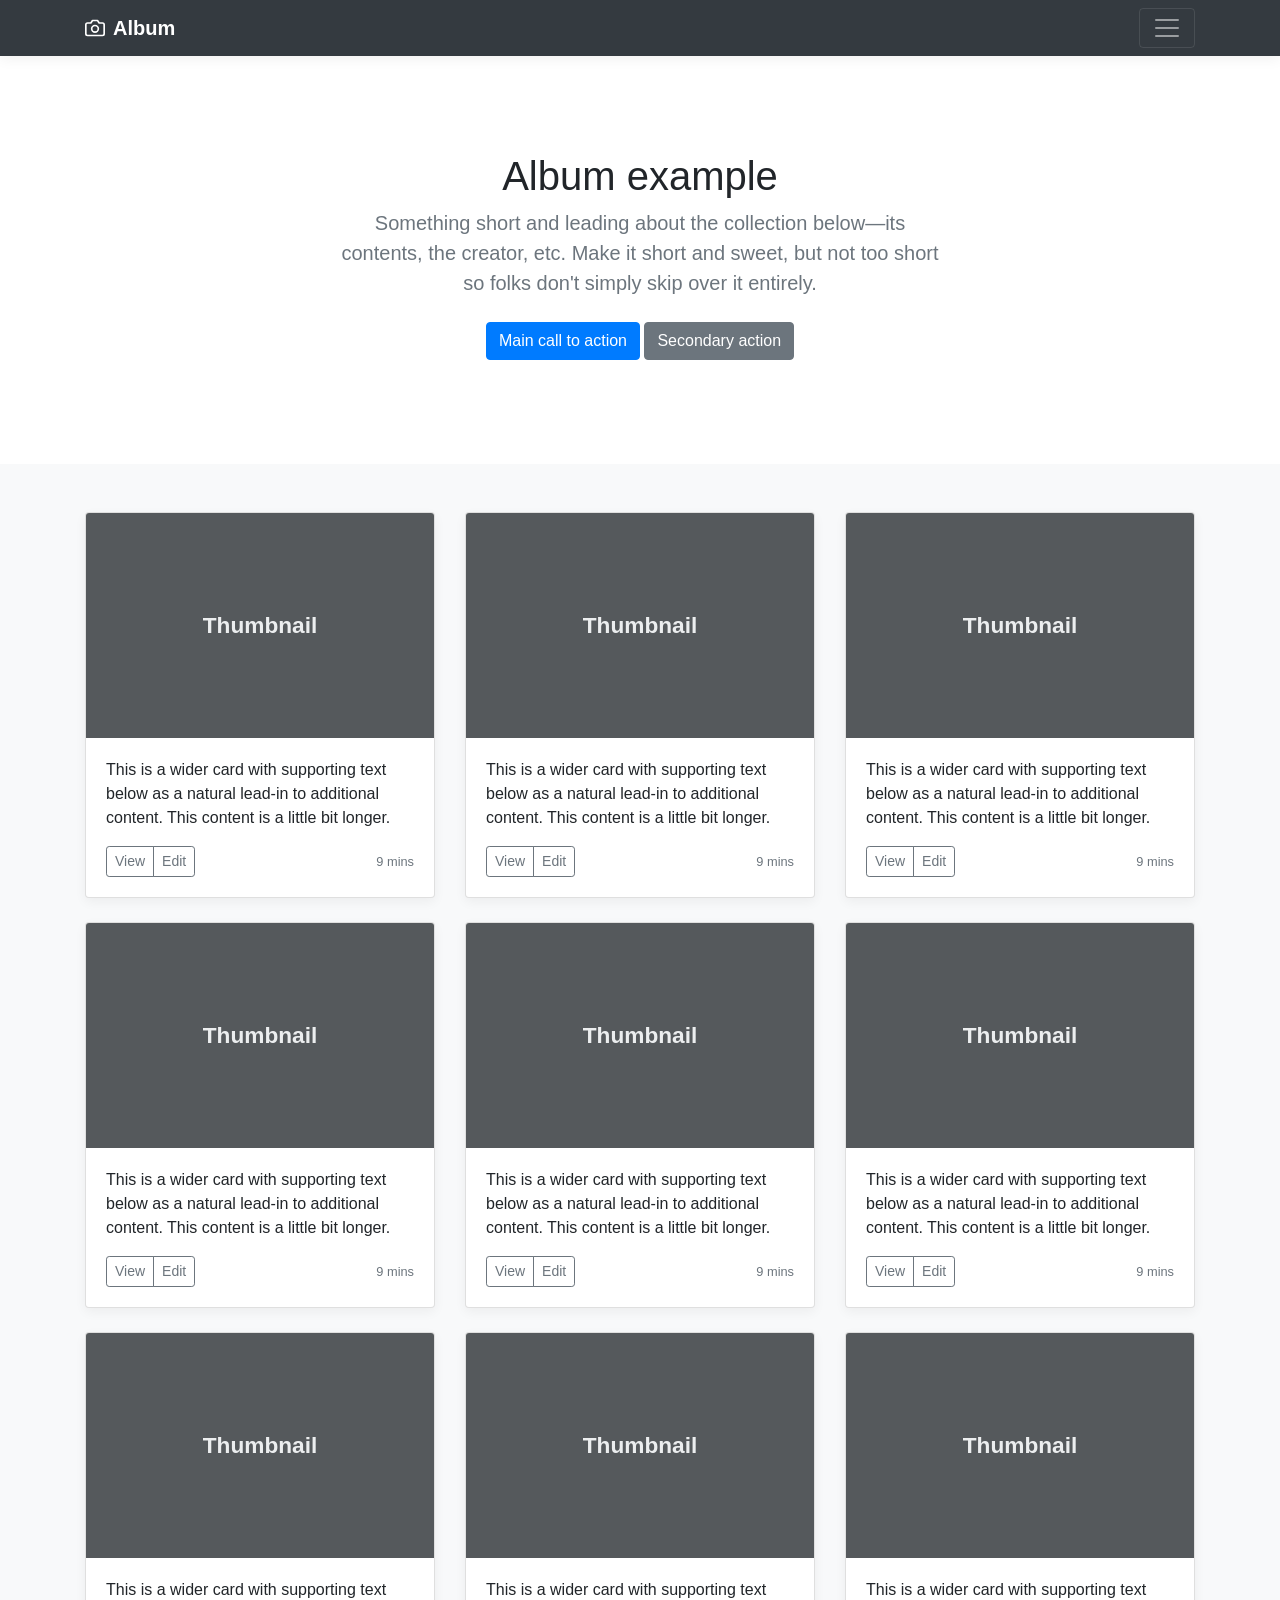
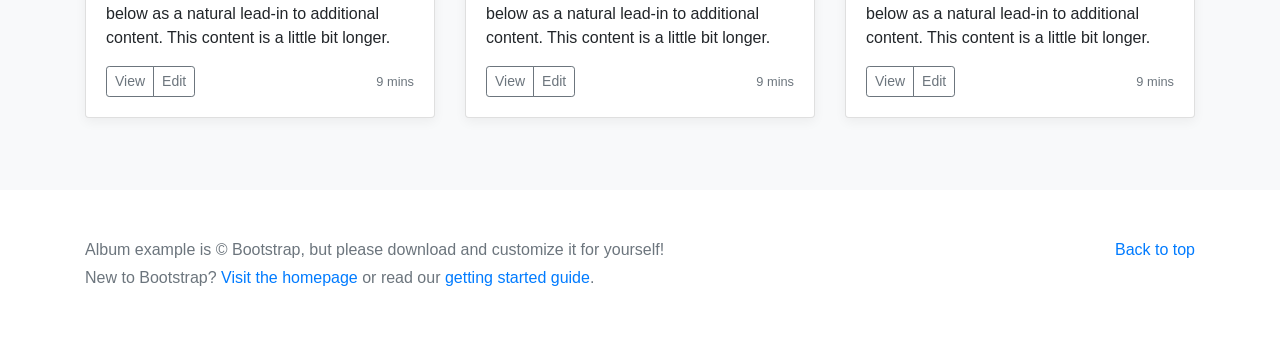
<file: Packages/bootstrap-4.1.1/docs/4.1/examples/album/index.html>
<!doctype html>
<html lang="en">
  <head>
    <meta charset="utf-8">
    <meta name="viewport" content="width=device-width, initial-scale=1, shrink-to-fit=no">
    <meta name="description" content="">
    <meta name="author" content="">
    <link rel="icon" href="../../../../favicon.ico">

    <title>Album example for Bootstrap</title>

    <!-- Bootstrap core CSS -->
    <link href="../../../../dist/css/bootstrap.min.css" rel="stylesheet">

    <!-- Custom styles for this template -->
    <link href="album.css" rel="stylesheet">
  </head>

  <body>

    <header>
      <div class="collapse bg-dark" id="navbarHeader">
        <div class="container">
          <div class="row">
            <div class="col-sm-8 col-md-7 py-4">
              <h4 class="text-white">About</h4>
              <p class="text-muted">Add some information about the album below, the author, or any other background context. Make it a few sentences long so folks can pick up some informative tidbits. Then, link them off to some social networking sites or contact information.</p>
            </div>
            <div class="col-sm-4 offset-md-1 py-4">
              <h4 class="text-white">Contact</h4>
              <ul class="list-unstyled">
                <li><a href="#" class="text-white">Follow on Twitter</a></li>
                <li><a href="#" class="text-white">Like on Facebook</a></li>
                <li><a href="#" class="text-white">Email me</a></li>
              </ul>
            </div>
          </div>
        </div>
      </div>
      <div class="navbar navbar-dark bg-dark box-shadow">
        <div class="container d-flex justify-content-between">
          <a href="#" class="navbar-brand d-flex align-items-center">
            <svg xmlns="http://www.w3.org/2000/svg" width="20" height="20" viewBox="0 0 24 24" fill="none" stroke="currentColor" stroke-width="2" stroke-linecap="round" stroke-linejoin="round" class="mr-2"><path d="M23 19a2 2 0 0 1-2 2H3a2 2 0 0 1-2-2V8a2 2 0 0 1 2-2h4l2-3h6l2 3h4a2 2 0 0 1 2 2z"></path><circle cx="12" cy="13" r="4"></circle></svg>
            <strong>Album</strong>
          </a>
          <button class="navbar-toggler" type="button" data-toggle="collapse" data-target="#navbarHeader" aria-controls="navbarHeader" aria-expanded="false" aria-label="Toggle navigation">
            <span class="navbar-toggler-icon"></span>
          </button>
        </div>
      </div>
    </header>

    <main role="main">

      <section class="jumbotron text-center">
        <div class="container">
          <h1 class="jumbotron-heading">Album example</h1>
          <p class="lead text-muted">Something short and leading about the collection below—its contents, the creator, etc. Make it short and sweet, but not too short so folks don't simply skip over it entirely.</p>
          <p>
            <a href="#" class="btn btn-primary my-2">Main call to action</a>
            <a href="#" class="btn btn-secondary my-2">Secondary action</a>
          </p>
        </div>
      </section>

      <div class="album py-5 bg-light">
        <div class="container">

          <div class="row">
            <div class="col-md-4">
              <div class="card mb-4 box-shadow">
                <img class="card-img-top" data-src="holder.js/100px225?theme=thumb&bg=55595c&fg=eceeef&text=Thumbnail" alt="Card image cap">
                <div class="card-body">
                  <p class="card-text">This is a wider card with supporting text below as a natural lead-in to additional content. This content is a little bit longer.</p>
                  <div class="d-flex justify-content-between align-items-center">
                    <div class="btn-group">
                      <button type="button" class="btn btn-sm btn-outline-secondary">View</button>
                      <button type="button" class="btn btn-sm btn-outline-secondary">Edit</button>
                    </div>
                    <small class="text-muted">9 mins</small>
                  </div>
                </div>
              </div>
            </div>
            <div class="col-md-4">
              <div class="card mb-4 box-shadow">
                <img class="card-img-top" data-src="holder.js/100px225?theme=thumb&bg=55595c&fg=eceeef&text=Thumbnail" alt="Card image cap">
                <div class="card-body">
                  <p class="card-text">This is a wider card with supporting text below as a natural lead-in to additional content. This content is a little bit longer.</p>
                  <div class="d-flex justify-content-between align-items-center">
                    <div class="btn-group">
                      <button type="button" class="btn btn-sm btn-outline-secondary">View</button>
                      <button type="button" class="btn btn-sm btn-outline-secondary">Edit</button>
                    </div>
                    <small class="text-muted">9 mins</small>
                  </div>
                </div>
              </div>
            </div>
            <div class="col-md-4">
              <div class="card mb-4 box-shadow">
                <img class="card-img-top" data-src="holder.js/100px225?theme=thumb&bg=55595c&fg=eceeef&text=Thumbnail" alt="Card image cap">
                <div class="card-body">
                  <p class="card-text">This is a wider card with supporting text below as a natural lead-in to additional content. This content is a little bit longer.</p>
                  <div class="d-flex justify-content-between align-items-center">
                    <div class="btn-group">
                      <button type="button" class="btn btn-sm btn-outline-secondary">View</button>
                      <button type="button" class="btn btn-sm btn-outline-secondary">Edit</button>
                    </div>
                    <small class="text-muted">9 mins</small>
                  </div>
                </div>
              </div>
            </div>

            <div class="col-md-4">
              <div class="card mb-4 box-shadow">
                <img class="card-img-top" data-src="holder.js/100px225?theme=thumb&bg=55595c&fg=eceeef&text=Thumbnail" alt="Card image cap">
                <div class="card-body">
                  <p class="card-text">This is a wider card with supporting text below as a natural lead-in to additional content. This content is a little bit longer.</p>
                  <div class="d-flex justify-content-between align-items-center">
                    <div class="btn-group">
                      <button type="button" class="btn btn-sm btn-outline-secondary">View</button>
                      <button type="button" class="btn btn-sm btn-outline-secondary">Edit</button>
                    </div>
                    <small class="text-muted">9 mins</small>
                  </div>
                </div>
              </div>
            </div>
            <div class="col-md-4">
              <div class="card mb-4 box-shadow">
                <img class="card-img-top" data-src="holder.js/100px225?theme=thumb&bg=55595c&fg=eceeef&text=Thumbnail" alt="Card image cap">
                <div class="card-body">
                  <p class="card-text">This is a wider card with supporting text below as a natural lead-in to additional content. This content is a little bit longer.</p>
                  <div class="d-flex justify-content-between align-items-center">
                    <div class="btn-group">
                      <button type="button" class="btn btn-sm btn-outline-secondary">View</button>
                      <button type="button" class="btn btn-sm btn-outline-secondary">Edit</button>
                    </div>
                    <small class="text-muted">9 mins</small>
                  </div>
                </div>
              </div>
            </div>
            <div class="col-md-4">
              <div class="card mb-4 box-shadow">
                <img class="card-img-top" data-src="holder.js/100px225?theme=thumb&bg=55595c&fg=eceeef&text=Thumbnail" alt="Card image cap">
                <div class="card-body">
                  <p class="card-text">This is a wider card with supporting text below as a natural lead-in to additional content. This content is a little bit longer.</p>
                  <div class="d-flex justify-content-between align-items-center">
                    <div class="btn-group">
                      <button type="button" class="btn btn-sm btn-outline-secondary">View</button>
                      <button type="button" class="btn btn-sm btn-outline-secondary">Edit</button>
                    </div>
                    <small class="text-muted">9 mins</small>
                  </div>
                </div>
              </div>
            </div>

            <div class="col-md-4">
              <div class="card mb-4 box-shadow">
                <img class="card-img-top" data-src="holder.js/100px225?theme=thumb&bg=55595c&fg=eceeef&text=Thumbnail" alt="Card image cap">
                <div class="card-body">
                  <p class="card-text">This is a wider card with supporting text below as a natural lead-in to additional content. This content is a little bit longer.</p>
                  <div class="d-flex justify-content-between align-items-center">
                    <div class="btn-group">
                      <button type="button" class="btn btn-sm btn-outline-secondary">View</button>
                      <button type="button" class="btn btn-sm btn-outline-secondary">Edit</button>
                    </div>
                    <small class="text-muted">9 mins</small>
                  </div>
                </div>
              </div>
            </div>
            <div class="col-md-4">
              <div class="card mb-4 box-shadow">
                <img class="card-img-top" data-src="holder.js/100px225?theme=thumb&bg=55595c&fg=eceeef&text=Thumbnail" alt="Card image cap">
                <div class="card-body">
                  <p class="card-text">This is a wider card with supporting text below as a natural lead-in to additional content. This content is a little bit longer.</p>
                  <div class="d-flex justify-content-between align-items-center">
                    <div class="btn-group">
                      <button type="button" class="btn btn-sm btn-outline-secondary">View</button>
                      <button type="button" class="btn btn-sm btn-outline-secondary">Edit</button>
                    </div>
                    <small class="text-muted">9 mins</small>
                  </div>
                </div>
              </div>
            </div>
            <div class="col-md-4">
              <div class="card mb-4 box-shadow">
                <img class="card-img-top" data-src="holder.js/100px225?theme=thumb&bg=55595c&fg=eceeef&text=Thumbnail" alt="Card image cap">
                <div class="card-body">
                  <p class="card-text">This is a wider card with supporting text below as a natural lead-in to additional content. This content is a little bit longer.</p>
                  <div class="d-flex justify-content-between align-items-center">
                    <div class="btn-group">
                      <button type="button" class="btn btn-sm btn-outline-secondary">View</button>
                      <button type="button" class="btn btn-sm btn-outline-secondary">Edit</button>
                    </div>
                    <small class="text-muted">9 mins</small>
                  </div>
                </div>
              </div>
            </div>
          </div>
        </div>
      </div>

    </main>

    <footer class="text-muted">
      <div class="container">
        <p class="float-right">
          <a href="#">Back to top</a>
        </p>
        <p>Album example is &copy; Bootstrap, but please download and customize it for yourself!</p>
        <p>New to Bootstrap? <a href="../../">Visit the homepage</a> or read our <a href="../../getting-started/">getting started guide</a>.</p>
      </div>
    </footer>

    <!-- Bootstrap core JavaScript
    ================================================== -->
    <!-- Placed at the end of the document so the pages load faster -->
    <script src="https://code.jquery.com/jquery-3.3.1.slim.min.js" integrity="sha384-q8i/X+965DzO0rT7abK41JStQIAqVgRVzpbzo5smXKp4YfRvH+8abtTE1Pi6jizo" crossorigin="anonymous"></script>
    <script>window.jQuery || document.write('<script src="../../../../assets/js/vendor/jquery-slim.min.js"><\/script>')</script>
    <script src="../../../../assets/js/vendor/popper.min.js"></script>
    <script src="../../../../dist/js/bootstrap.min.js"></script>
    <script src="../../../../assets/js/vendor/holder.min.js"></script>
  </body>
</html>
</file>
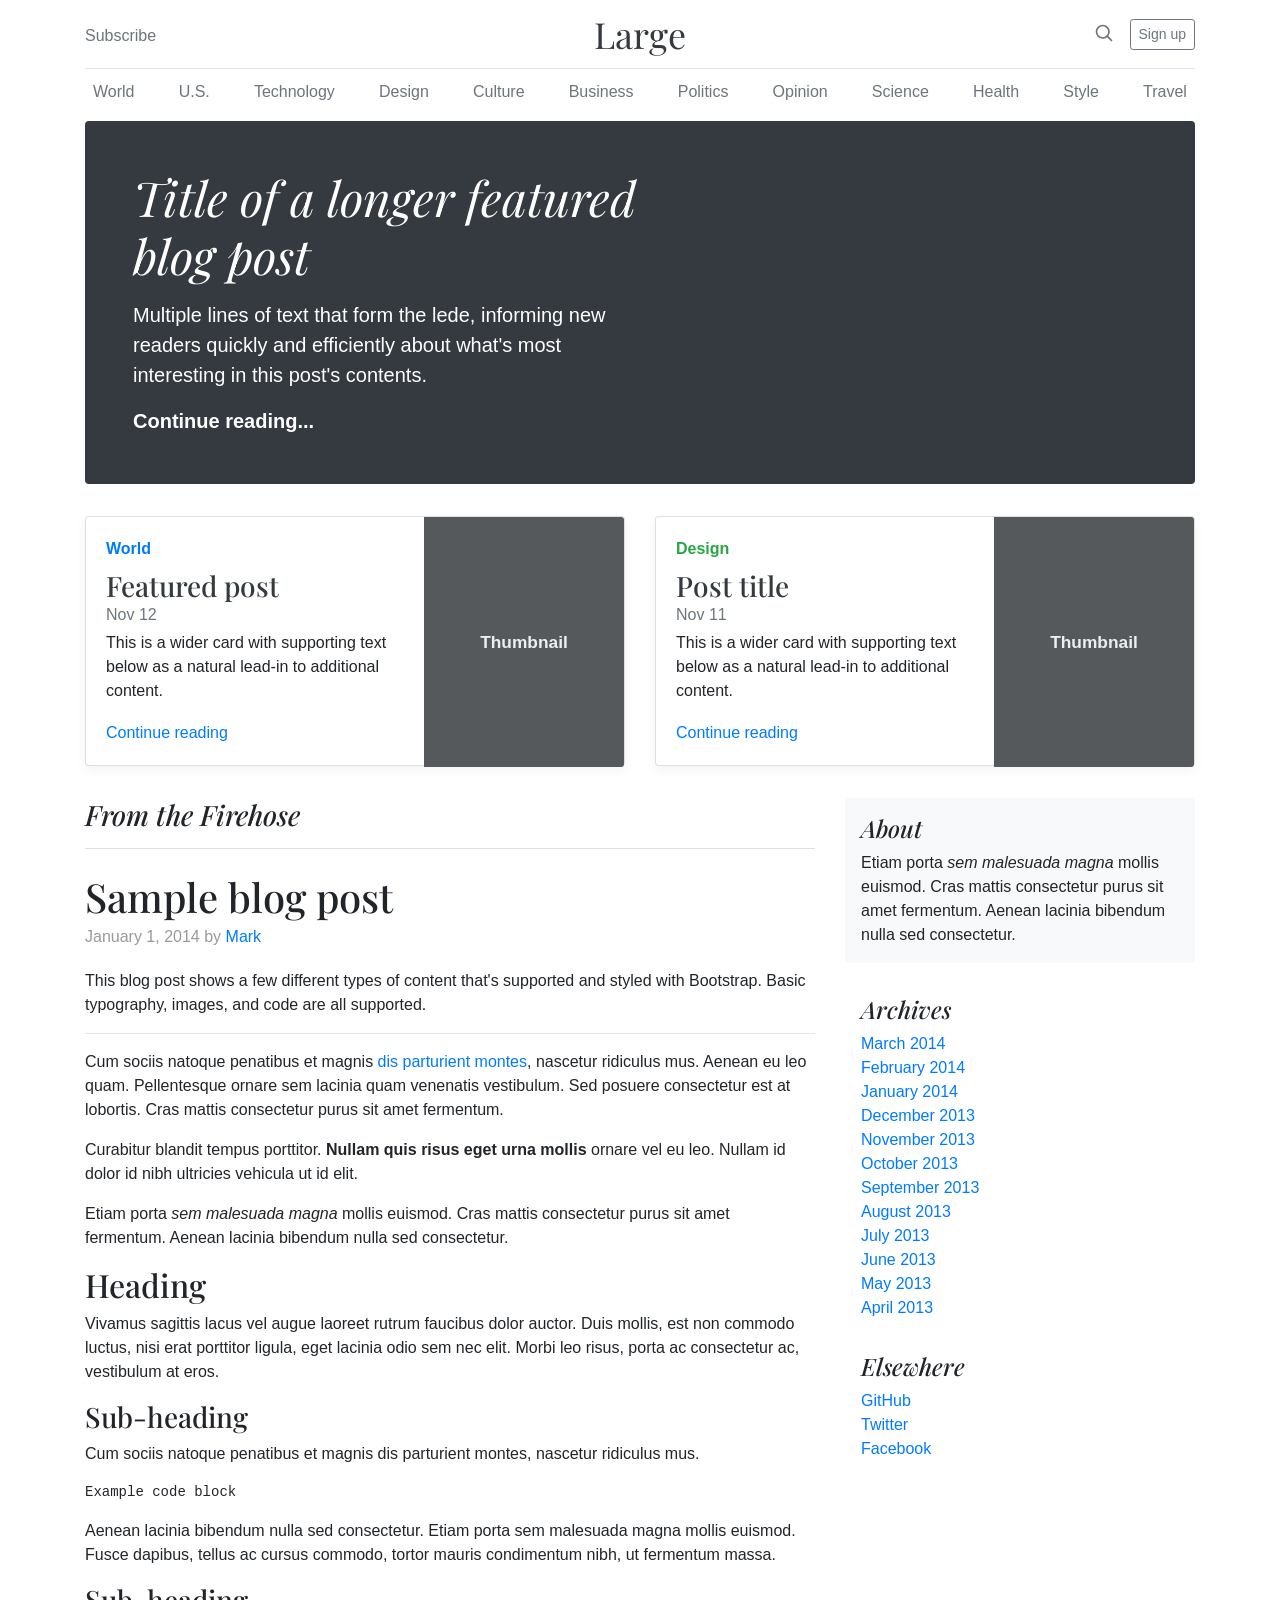
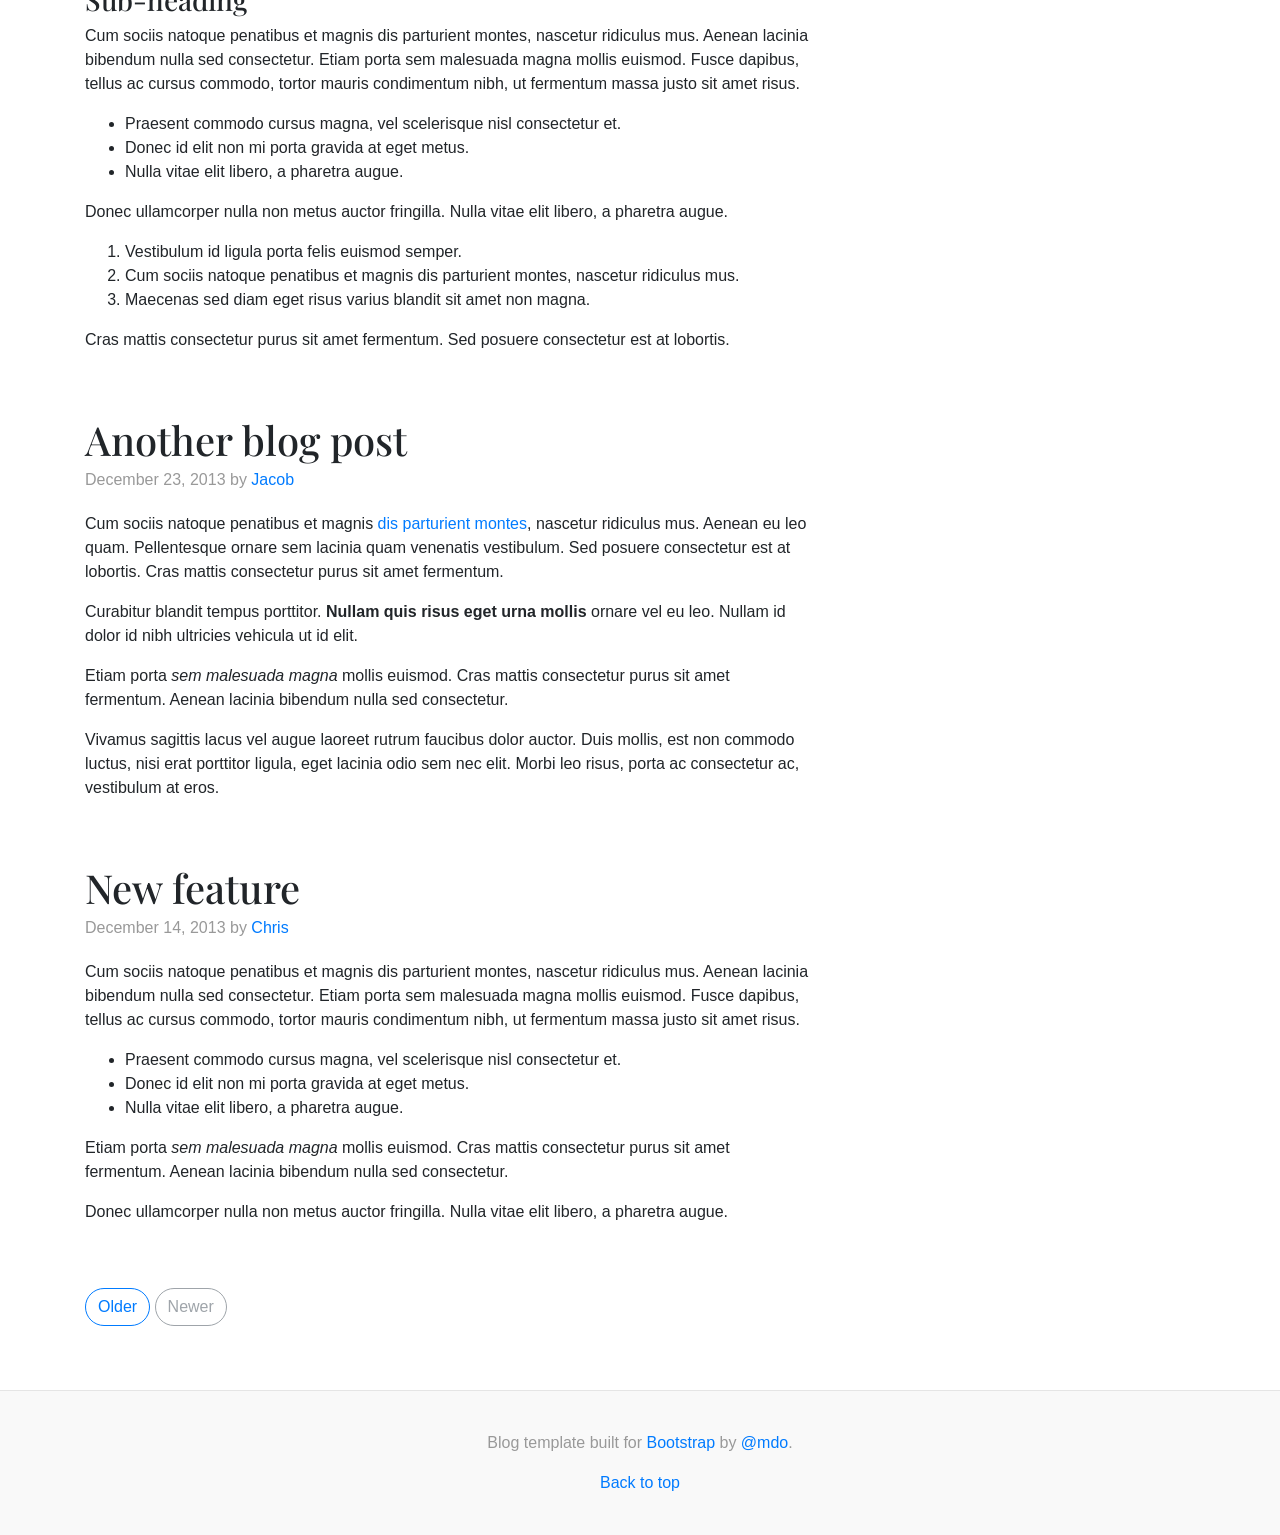
<file: Packages/bootstrap-4.1.1/docs/4.1/examples/blog/index.html>
<!doctype html>
<html lang="en">
  <head>
    <meta charset="utf-8">
    <meta name="viewport" content="width=device-width, initial-scale=1, shrink-to-fit=no">
    <meta name="description" content="">
    <meta name="author" content="">
    <link rel="icon" href="../../../../favicon.ico">

    <title>Blog Template for Bootstrap</title>

    <!-- Bootstrap core CSS -->
    <link href="../../../../dist/css/bootstrap.min.css" rel="stylesheet">

    <!-- Custom styles for this template -->
    <link href="https://fonts.googleapis.com/css?family=Playfair+Display:700,900" rel="stylesheet">
    <link href="blog.css" rel="stylesheet">
  </head>

  <body>

    <div class="container">
      <header class="blog-header py-3">
        <div class="row flex-nowrap justify-content-between align-items-center">
          <div class="col-4 pt-1">
            <a class="text-muted" href="#">Subscribe</a>
          </div>
          <div class="col-4 text-center">
            <a class="blog-header-logo text-dark" href="#">Large</a>
          </div>
          <div class="col-4 d-flex justify-content-end align-items-center">
            <a class="text-muted" href="#">
              <svg xmlns="http://www.w3.org/2000/svg" width="20" height="20" viewBox="0 0 24 24" fill="none" stroke="currentColor" stroke-width="2" stroke-linecap="round" stroke-linejoin="round" class="mx-3"><circle cx="10.5" cy="10.5" r="7.5"></circle><line x1="21" y1="21" x2="15.8" y2="15.8"></line></svg>
            </a>
            <a class="btn btn-sm btn-outline-secondary" href="#">Sign up</a>
          </div>
        </div>
      </header>

      <div class="nav-scroller py-1 mb-2">
        <nav class="nav d-flex justify-content-between">
          <a class="p-2 text-muted" href="#">World</a>
          <a class="p-2 text-muted" href="#">U.S.</a>
          <a class="p-2 text-muted" href="#">Technology</a>
          <a class="p-2 text-muted" href="#">Design</a>
          <a class="p-2 text-muted" href="#">Culture</a>
          <a class="p-2 text-muted" href="#">Business</a>
          <a class="p-2 text-muted" href="#">Politics</a>
          <a class="p-2 text-muted" href="#">Opinion</a>
          <a class="p-2 text-muted" href="#">Science</a>
          <a class="p-2 text-muted" href="#">Health</a>
          <a class="p-2 text-muted" href="#">Style</a>
          <a class="p-2 text-muted" href="#">Travel</a>
        </nav>
      </div>

      <div class="jumbotron p-3 p-md-5 text-white rounded bg-dark">
        <div class="col-md-6 px-0">
          <h1 class="display-4 font-italic">Title of a longer featured blog post</h1>
          <p class="lead my-3">Multiple lines of text that form the lede, informing new readers quickly and efficiently about what's most interesting in this post's contents.</p>
          <p class="lead mb-0"><a href="#" class="text-white font-weight-bold">Continue reading...</a></p>
        </div>
      </div>

      <div class="row mb-2">
        <div class="col-md-6">
          <div class="card flex-md-row mb-4 box-shadow h-md-250">
            <div class="card-body d-flex flex-column align-items-start">
              <strong class="d-inline-block mb-2 text-primary">World</strong>
              <h3 class="mb-0">
                <a class="text-dark" href="#">Featured post</a>
              </h3>
              <div class="mb-1 text-muted">Nov 12</div>
              <p class="card-text mb-auto">This is a wider card with supporting text below as a natural lead-in to additional content.</p>
              <a href="#">Continue reading</a>
            </div>
            <img class="card-img-right flex-auto d-none d-lg-block" data-src="holder.js/200x250?theme=thumb" alt="Card image cap">
          </div>
        </div>
        <div class="col-md-6">
          <div class="card flex-md-row mb-4 box-shadow h-md-250">
            <div class="card-body d-flex flex-column align-items-start">
              <strong class="d-inline-block mb-2 text-success">Design</strong>
              <h3 class="mb-0">
                <a class="text-dark" href="#">Post title</a>
              </h3>
              <div class="mb-1 text-muted">Nov 11</div>
              <p class="card-text mb-auto">This is a wider card with supporting text below as a natural lead-in to additional content.</p>
              <a href="#">Continue reading</a>
            </div>
            <img class="card-img-right flex-auto d-none d-lg-block" data-src="holder.js/200x250?theme=thumb" alt="Card image cap">
          </div>
        </div>
      </div>
    </div>

    <main role="main" class="container">
      <div class="row">
        <div class="col-md-8 blog-main">
          <h3 class="pb-3 mb-4 font-italic border-bottom">
            From the Firehose
          </h3>

          <div class="blog-post">
            <h2 class="blog-post-title">Sample blog post</h2>
            <p class="blog-post-meta">January 1, 2014 by <a href="#">Mark</a></p>

            <p>This blog post shows a few different types of content that's supported and styled with Bootstrap. Basic typography, images, and code are all supported.</p>
            <hr>
            <p>Cum sociis natoque penatibus et magnis <a href="#">dis parturient montes</a>, nascetur ridiculus mus. Aenean eu leo quam. Pellentesque ornare sem lacinia quam venenatis vestibulum. Sed posuere consectetur est at lobortis. Cras mattis consectetur purus sit amet fermentum.</p>
            <blockquote>
              <p>Curabitur blandit tempus porttitor. <strong>Nullam quis risus eget urna mollis</strong> ornare vel eu leo. Nullam id dolor id nibh ultricies vehicula ut id elit.</p>
            </blockquote>
            <p>Etiam porta <em>sem malesuada magna</em> mollis euismod. Cras mattis consectetur purus sit amet fermentum. Aenean lacinia bibendum nulla sed consectetur.</p>
            <h2>Heading</h2>
            <p>Vivamus sagittis lacus vel augue laoreet rutrum faucibus dolor auctor. Duis mollis, est non commodo luctus, nisi erat porttitor ligula, eget lacinia odio sem nec elit. Morbi leo risus, porta ac consectetur ac, vestibulum at eros.</p>
            <h3>Sub-heading</h3>
            <p>Cum sociis natoque penatibus et magnis dis parturient montes, nascetur ridiculus mus.</p>
            <pre><code>Example code block</code></pre>
            <p>Aenean lacinia bibendum nulla sed consectetur. Etiam porta sem malesuada magna mollis euismod. Fusce dapibus, tellus ac cursus commodo, tortor mauris condimentum nibh, ut fermentum massa.</p>
            <h3>Sub-heading</h3>
            <p>Cum sociis natoque penatibus et magnis dis parturient montes, nascetur ridiculus mus. Aenean lacinia bibendum nulla sed consectetur. Etiam porta sem malesuada magna mollis euismod. Fusce dapibus, tellus ac cursus commodo, tortor mauris condimentum nibh, ut fermentum massa justo sit amet risus.</p>
            <ul>
              <li>Praesent commodo cursus magna, vel scelerisque nisl consectetur et.</li>
              <li>Donec id elit non mi porta gravida at eget metus.</li>
              <li>Nulla vitae elit libero, a pharetra augue.</li>
            </ul>
            <p>Donec ullamcorper nulla non metus auctor fringilla. Nulla vitae elit libero, a pharetra augue.</p>
            <ol>
              <li>Vestibulum id ligula porta felis euismod semper.</li>
              <li>Cum sociis natoque penatibus et magnis dis parturient montes, nascetur ridiculus mus.</li>
              <li>Maecenas sed diam eget risus varius blandit sit amet non magna.</li>
            </ol>
            <p>Cras mattis consectetur purus sit amet fermentum. Sed posuere consectetur est at lobortis.</p>
          </div><!-- /.blog-post -->

          <div class="blog-post">
            <h2 class="blog-post-title">Another blog post</h2>
            <p class="blog-post-meta">December 23, 2013 by <a href="#">Jacob</a></p>

            <p>Cum sociis natoque penatibus et magnis <a href="#">dis parturient montes</a>, nascetur ridiculus mus. Aenean eu leo quam. Pellentesque ornare sem lacinia quam venenatis vestibulum. Sed posuere consectetur est at lobortis. Cras mattis consectetur purus sit amet fermentum.</p>
            <blockquote>
              <p>Curabitur blandit tempus porttitor. <strong>Nullam quis risus eget urna mollis</strong> ornare vel eu leo. Nullam id dolor id nibh ultricies vehicula ut id elit.</p>
            </blockquote>
            <p>Etiam porta <em>sem malesuada magna</em> mollis euismod. Cras mattis consectetur purus sit amet fermentum. Aenean lacinia bibendum nulla sed consectetur.</p>
            <p>Vivamus sagittis lacus vel augue laoreet rutrum faucibus dolor auctor. Duis mollis, est non commodo luctus, nisi erat porttitor ligula, eget lacinia odio sem nec elit. Morbi leo risus, porta ac consectetur ac, vestibulum at eros.</p>
          </div><!-- /.blog-post -->

          <div class="blog-post">
            <h2 class="blog-post-title">New feature</h2>
            <p class="blog-post-meta">December 14, 2013 by <a href="#">Chris</a></p>

            <p>Cum sociis natoque penatibus et magnis dis parturient montes, nascetur ridiculus mus. Aenean lacinia bibendum nulla sed consectetur. Etiam porta sem malesuada magna mollis euismod. Fusce dapibus, tellus ac cursus commodo, tortor mauris condimentum nibh, ut fermentum massa justo sit amet risus.</p>
            <ul>
              <li>Praesent commodo cursus magna, vel scelerisque nisl consectetur et.</li>
              <li>Donec id elit non mi porta gravida at eget metus.</li>
              <li>Nulla vitae elit libero, a pharetra augue.</li>
            </ul>
            <p>Etiam porta <em>sem malesuada magna</em> mollis euismod. Cras mattis consectetur purus sit amet fermentum. Aenean lacinia bibendum nulla sed consectetur.</p>
            <p>Donec ullamcorper nulla non metus auctor fringilla. Nulla vitae elit libero, a pharetra augue.</p>
          </div><!-- /.blog-post -->

          <nav class="blog-pagination">
            <a class="btn btn-outline-primary" href="#">Older</a>
            <a class="btn btn-outline-secondary disabled" href="#">Newer</a>
          </nav>

        </div><!-- /.blog-main -->

        <aside class="col-md-4 blog-sidebar">
          <div class="p-3 mb-3 bg-light rounded">
            <h4 class="font-italic">About</h4>
            <p class="mb-0">Etiam porta <em>sem malesuada magna</em> mollis euismod. Cras mattis consectetur purus sit amet fermentum. Aenean lacinia bibendum nulla sed consectetur.</p>
          </div>

          <div class="p-3">
            <h4 class="font-italic">Archives</h4>
            <ol class="list-unstyled mb-0">
              <li><a href="#">March 2014</a></li>
              <li><a href="#">February 2014</a></li>
              <li><a href="#">January 2014</a></li>
              <li><a href="#">December 2013</a></li>
              <li><a href="#">November 2013</a></li>
              <li><a href="#">October 2013</a></li>
              <li><a href="#">September 2013</a></li>
              <li><a href="#">August 2013</a></li>
              <li><a href="#">July 2013</a></li>
              <li><a href="#">June 2013</a></li>
              <li><a href="#">May 2013</a></li>
              <li><a href="#">April 2013</a></li>
            </ol>
          </div>

          <div class="p-3">
            <h4 class="font-italic">Elsewhere</h4>
            <ol class="list-unstyled">
              <li><a href="#">GitHub</a></li>
              <li><a href="#">Twitter</a></li>
              <li><a href="#">Facebook</a></li>
            </ol>
          </div>
        </aside><!-- /.blog-sidebar -->

      </div><!-- /.row -->

    </main><!-- /.container -->

    <footer class="blog-footer">
      <p>Blog template built for <a href="https://getbootstrap.com/">Bootstrap</a> by <a href="https://twitter.com/mdo">@mdo</a>.</p>
      <p>
        <a href="#">Back to top</a>
      </p>
    </footer>

    <!-- Bootstrap core JavaScript
    ================================================== -->
    <!-- Placed at the end of the document so the pages load faster -->
    <script src="https://code.jquery.com/jquery-3.3.1.slim.min.js" integrity="sha384-q8i/X+965DzO0rT7abK41JStQIAqVgRVzpbzo5smXKp4YfRvH+8abtTE1Pi6jizo" crossorigin="anonymous"></script>
    <script>window.jQuery || document.write('<script src="../../../../assets/js/vendor/jquery-slim.min.js"><\/script>')</script>
    <script src="../../../../assets/js/vendor/popper.min.js"></script>
    <script src="../../../../dist/js/bootstrap.min.js"></script>
    <script src="../../../../assets/js/vendor/holder.min.js"></script>
    <script>
      Holder.addTheme('thumb', {
        bg: '#55595c',
        fg: '#eceeef',
        text: 'Thumbnail'
      });
    </script>
  </body>
</html>
</file>
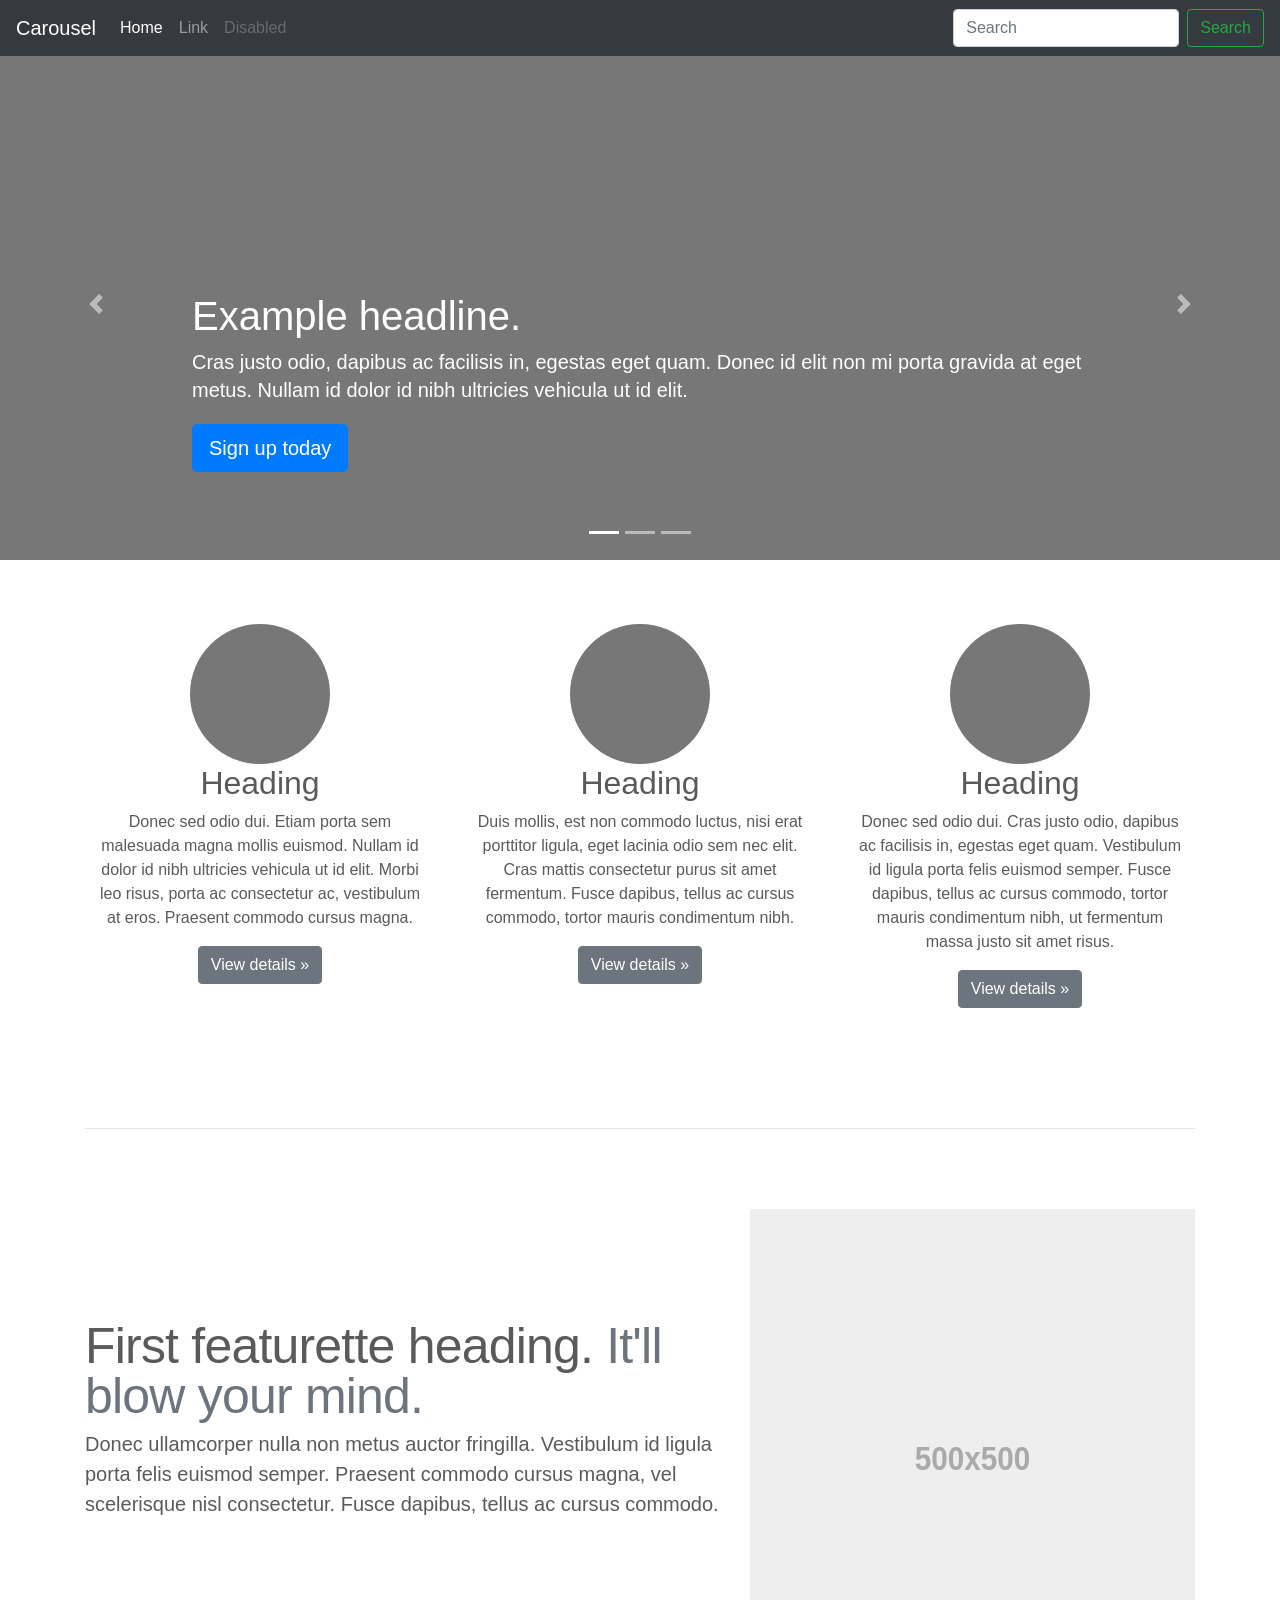
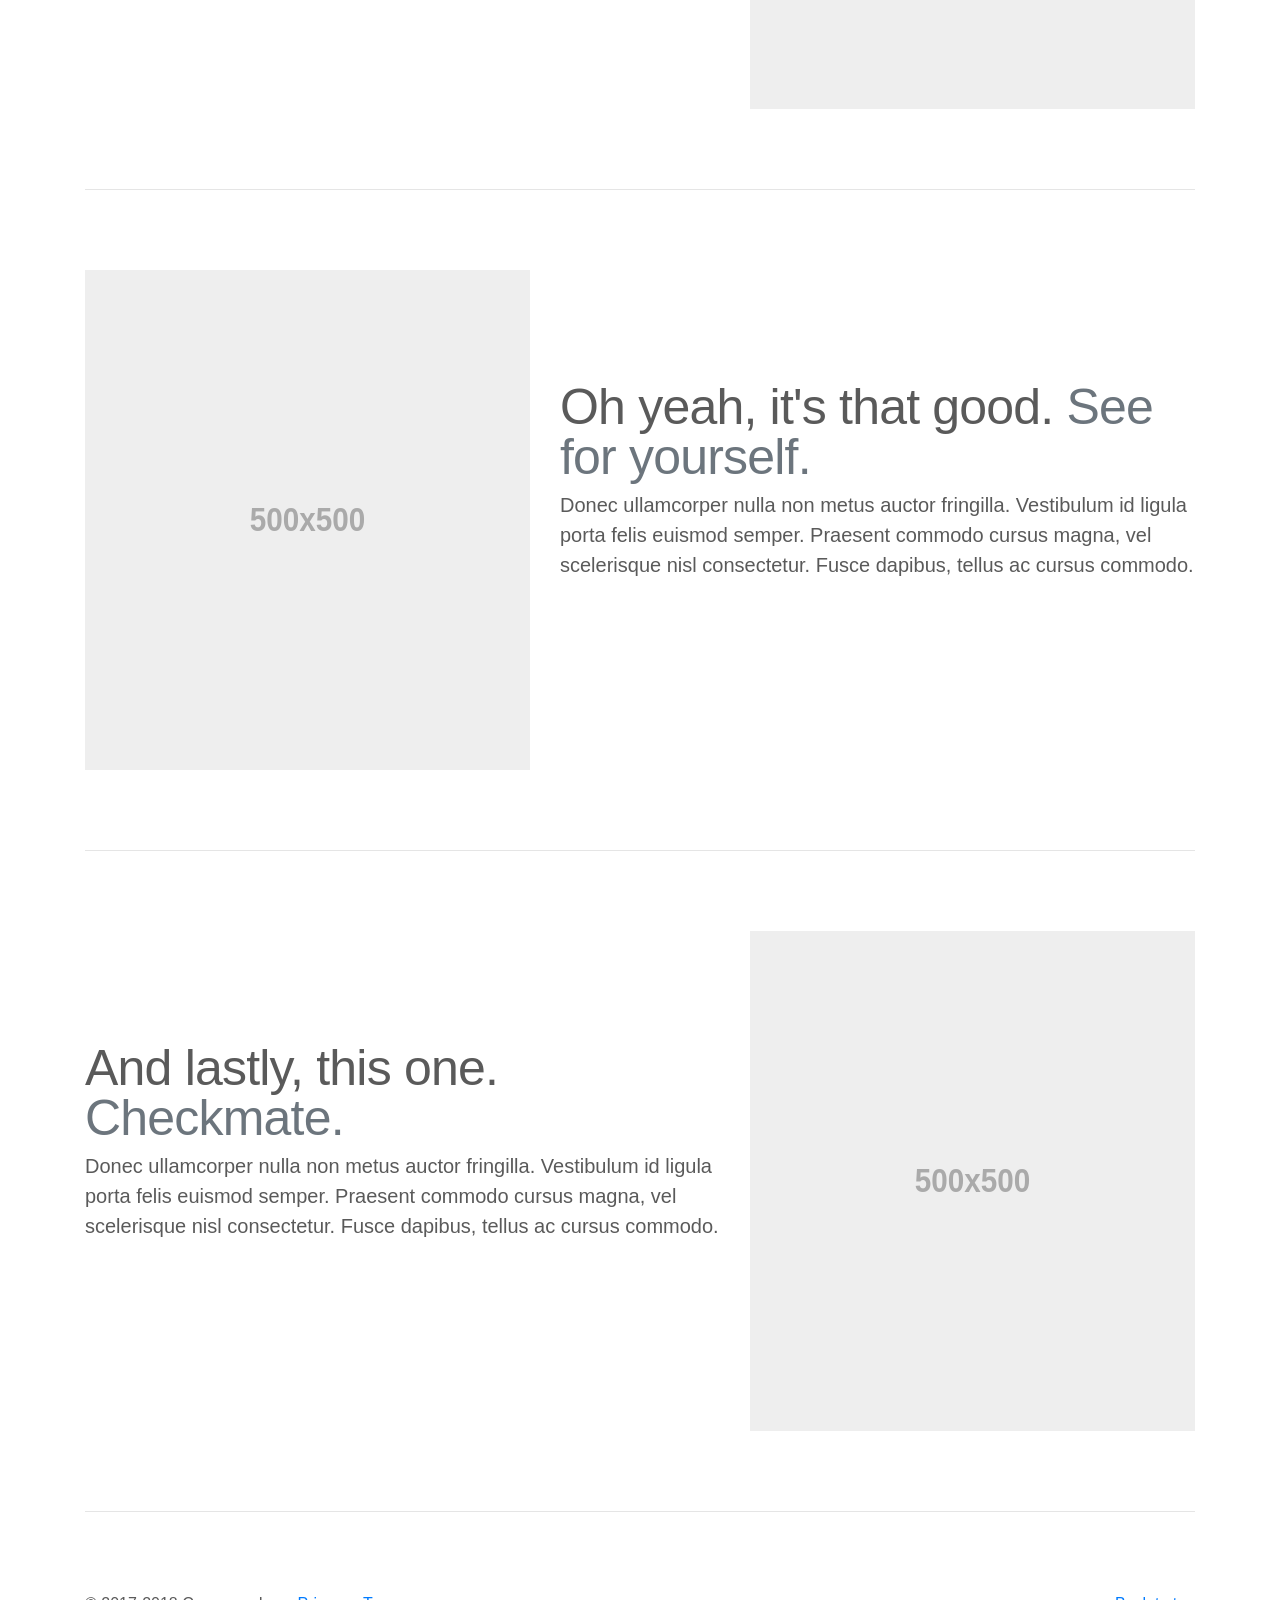
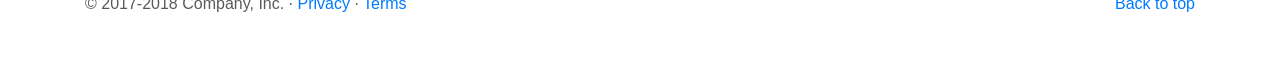
<file: Packages/bootstrap-4.1.1/docs/4.1/examples/carousel/index.html>
<!doctype html>
<html lang="en">
  <head>
    <meta charset="utf-8">
    <meta name="viewport" content="width=device-width, initial-scale=1, shrink-to-fit=no">
    <meta name="description" content="">
    <meta name="author" content="">
    <link rel="icon" href="../../../../favicon.ico">

    <title>Carousel Template for Bootstrap</title>

    <!-- Bootstrap core CSS -->
    <link href="../../../../dist/css/bootstrap.min.css" rel="stylesheet">

    <!-- Custom styles for this template -->
    <link href="carousel.css" rel="stylesheet">
  </head>
  <body>

    <header>
      <nav class="navbar navbar-expand-md navbar-dark fixed-top bg-dark">
        <a class="navbar-brand" href="#">Carousel</a>
        <button class="navbar-toggler" type="button" data-toggle="collapse" data-target="#navbarCollapse" aria-controls="navbarCollapse" aria-expanded="false" aria-label="Toggle navigation">
          <span class="navbar-toggler-icon"></span>
        </button>
        <div class="collapse navbar-collapse" id="navbarCollapse">
          <ul class="navbar-nav mr-auto">
            <li class="nav-item active">
              <a class="nav-link" href="#">Home <span class="sr-only">(current)</span></a>
            </li>
            <li class="nav-item">
              <a class="nav-link" href="#">Link</a>
            </li>
            <li class="nav-item">
              <a class="nav-link disabled" href="#">Disabled</a>
            </li>
          </ul>
          <form class="form-inline mt-2 mt-md-0">
            <input class="form-control mr-sm-2" type="text" placeholder="Search" aria-label="Search">
            <button class="btn btn-outline-success my-2 my-sm-0" type="submit">Search</button>
          </form>
        </div>
      </nav>
    </header>

    <main role="main">

      <div id="myCarousel" class="carousel slide" data-ride="carousel">
        <ol class="carousel-indicators">
          <li data-target="#myCarousel" data-slide-to="0" class="active"></li>
          <li data-target="#myCarousel" data-slide-to="1"></li>
          <li data-target="#myCarousel" data-slide-to="2"></li>
        </ol>
        <div class="carousel-inner">
          <div class="carousel-item active">
            <img class="first-slide" src="[data-uri]" alt="First slide">
            <div class="container">
              <div class="carousel-caption text-left">
                <h1>Example headline.</h1>
                <p>Cras justo odio, dapibus ac facilisis in, egestas eget quam. Donec id elit non mi porta gravida at eget metus. Nullam id dolor id nibh ultricies vehicula ut id elit.</p>
                <p><a class="btn btn-lg btn-primary" href="#" role="button">Sign up today</a></p>
              </div>
            </div>
          </div>
          <div class="carousel-item">
            <img class="second-slide" src="[data-uri]" alt="Second slide">
            <div class="container">
              <div class="carousel-caption">
                <h1>Another example headline.</h1>
                <p>Cras justo odio, dapibus ac facilisis in, egestas eget quam. Donec id elit non mi porta gravida at eget metus. Nullam id dolor id nibh ultricies vehicula ut id elit.</p>
                <p><a class="btn btn-lg btn-primary" href="#" role="button">Learn more</a></p>
              </div>
            </div>
          </div>
          <div class="carousel-item">
            <img class="third-slide" src="[data-uri]" alt="Third slide">
            <div class="container">
              <div class="carousel-caption text-right">
                <h1>One more for good measure.</h1>
                <p>Cras justo odio, dapibus ac facilisis in, egestas eget quam. Donec id elit non mi porta gravida at eget metus. Nullam id dolor id nibh ultricies vehicula ut id elit.</p>
                <p><a class="btn btn-lg btn-primary" href="#" role="button">Browse gallery</a></p>
              </div>
            </div>
          </div>
        </div>
        <a class="carousel-control-prev" href="#myCarousel" role="button" data-slide="prev">
          <span class="carousel-control-prev-icon" aria-hidden="true"></span>
          <span class="sr-only">Previous</span>
        </a>
        <a class="carousel-control-next" href="#myCarousel" role="button" data-slide="next">
          <span class="carousel-control-next-icon" aria-hidden="true"></span>
          <span class="sr-only">Next</span>
        </a>
      </div>


      <!-- Marketing messaging and featurettes
      ================================================== -->
      <!-- Wrap the rest of the page in another container to center all the content. -->

      <div class="container marketing">

        <!-- Three columns of text below the carousel -->
        <div class="row">
          <div class="col-lg-4">
            <img class="rounded-circle" src="[data-uri]" alt="Generic placeholder image" width="140" height="140">
            <h2>Heading</h2>
            <p>Donec sed odio dui. Etiam porta sem malesuada magna mollis euismod. Nullam id dolor id nibh ultricies vehicula ut id elit. Morbi leo risus, porta ac consectetur ac, vestibulum at eros. Praesent commodo cursus magna.</p>
            <p><a class="btn btn-secondary" href="#" role="button">View details &raquo;</a></p>
          </div><!-- /.col-lg-4 -->
          <div class="col-lg-4">
            <img class="rounded-circle" src="[data-uri]" alt="Generic placeholder image" width="140" height="140">
            <h2>Heading</h2>
            <p>Duis mollis, est non commodo luctus, nisi erat porttitor ligula, eget lacinia odio sem nec elit. Cras mattis consectetur purus sit amet fermentum. Fusce dapibus, tellus ac cursus commodo, tortor mauris condimentum nibh.</p>
            <p><a class="btn btn-secondary" href="#" role="button">View details &raquo;</a></p>
          </div><!-- /.col-lg-4 -->
          <div class="col-lg-4">
            <img class="rounded-circle" src="[data-uri]" alt="Generic placeholder image" width="140" height="140">
            <h2>Heading</h2>
            <p>Donec sed odio dui. Cras justo odio, dapibus ac facilisis in, egestas eget quam. Vestibulum id ligula porta felis euismod semper. Fusce dapibus, tellus ac cursus commodo, tortor mauris condimentum nibh, ut fermentum massa justo sit amet risus.</p>
            <p><a class="btn btn-secondary" href="#" role="button">View details &raquo;</a></p>
          </div><!-- /.col-lg-4 -->
        </div><!-- /.row -->


        <!-- START THE FEATURETTES -->

        <hr class="featurette-divider">

        <div class="row featurette">
          <div class="col-md-7">
            <h2 class="featurette-heading">First featurette heading. <span class="text-muted">It'll blow your mind.</span></h2>
            <p class="lead">Donec ullamcorper nulla non metus auctor fringilla. Vestibulum id ligula porta felis euismod semper. Praesent commodo cursus magna, vel scelerisque nisl consectetur. Fusce dapibus, tellus ac cursus commodo.</p>
          </div>
          <div class="col-md-5">
            <img class="featurette-image img-fluid mx-auto" data-src="holder.js/500x500/auto" alt="Generic placeholder image">
          </div>
        </div>

        <hr class="featurette-divider">

        <div class="row featurette">
          <div class="col-md-7 order-md-2">
            <h2 class="featurette-heading">Oh yeah, it's that good. <span class="text-muted">See for yourself.</span></h2>
            <p class="lead">Donec ullamcorper nulla non metus auctor fringilla. Vestibulum id ligula porta felis euismod semper. Praesent commodo cursus magna, vel scelerisque nisl consectetur. Fusce dapibus, tellus ac cursus commodo.</p>
          </div>
          <div class="col-md-5 order-md-1">
            <img class="featurette-image img-fluid mx-auto" data-src="holder.js/500x500/auto" alt="Generic placeholder image">
          </div>
        </div>

        <hr class="featurette-divider">

        <div class="row featurette">
          <div class="col-md-7">
            <h2 class="featurette-heading">And lastly, this one. <span class="text-muted">Checkmate.</span></h2>
            <p class="lead">Donec ullamcorper nulla non metus auctor fringilla. Vestibulum id ligula porta felis euismod semper. Praesent commodo cursus magna, vel scelerisque nisl consectetur. Fusce dapibus, tellus ac cursus commodo.</p>
          </div>
          <div class="col-md-5">
            <img class="featurette-image img-fluid mx-auto" data-src="holder.js/500x500/auto" alt="Generic placeholder image">
          </div>
        </div>

        <hr class="featurette-divider">

        <!-- /END THE FEATURETTES -->

      </div><!-- /.container -->


      <!-- FOOTER -->
      <footer class="container">
        <p class="float-right"><a href="#">Back to top</a></p>
        <p>&copy; 2017-2018 Company, Inc. &middot; <a href="#">Privacy</a> &middot; <a href="#">Terms</a></p>
      </footer>
    </main>

    <!-- Bootstrap core JavaScript
    ================================================== -->
    <!-- Placed at the end of the document so the pages load faster -->
    <script src="https://code.jquery.com/jquery-3.3.1.slim.min.js" integrity="sha384-q8i/X+965DzO0rT7abK41JStQIAqVgRVzpbzo5smXKp4YfRvH+8abtTE1Pi6jizo" crossorigin="anonymous"></script>
    <script>window.jQuery || document.write('<script src="../../../../assets/js/vendor/jquery-slim.min.js"><\/script>')</script>
    <script src="../../../../assets/js/vendor/popper.min.js"></script>
    <script src="../../../../dist/js/bootstrap.min.js"></script>
    <!-- Just to make our placeholder images work. Don't actually copy the next line! -->
    <script src="../../../../assets/js/vendor/holder.min.js"></script>
  </body>
</html>
</file>
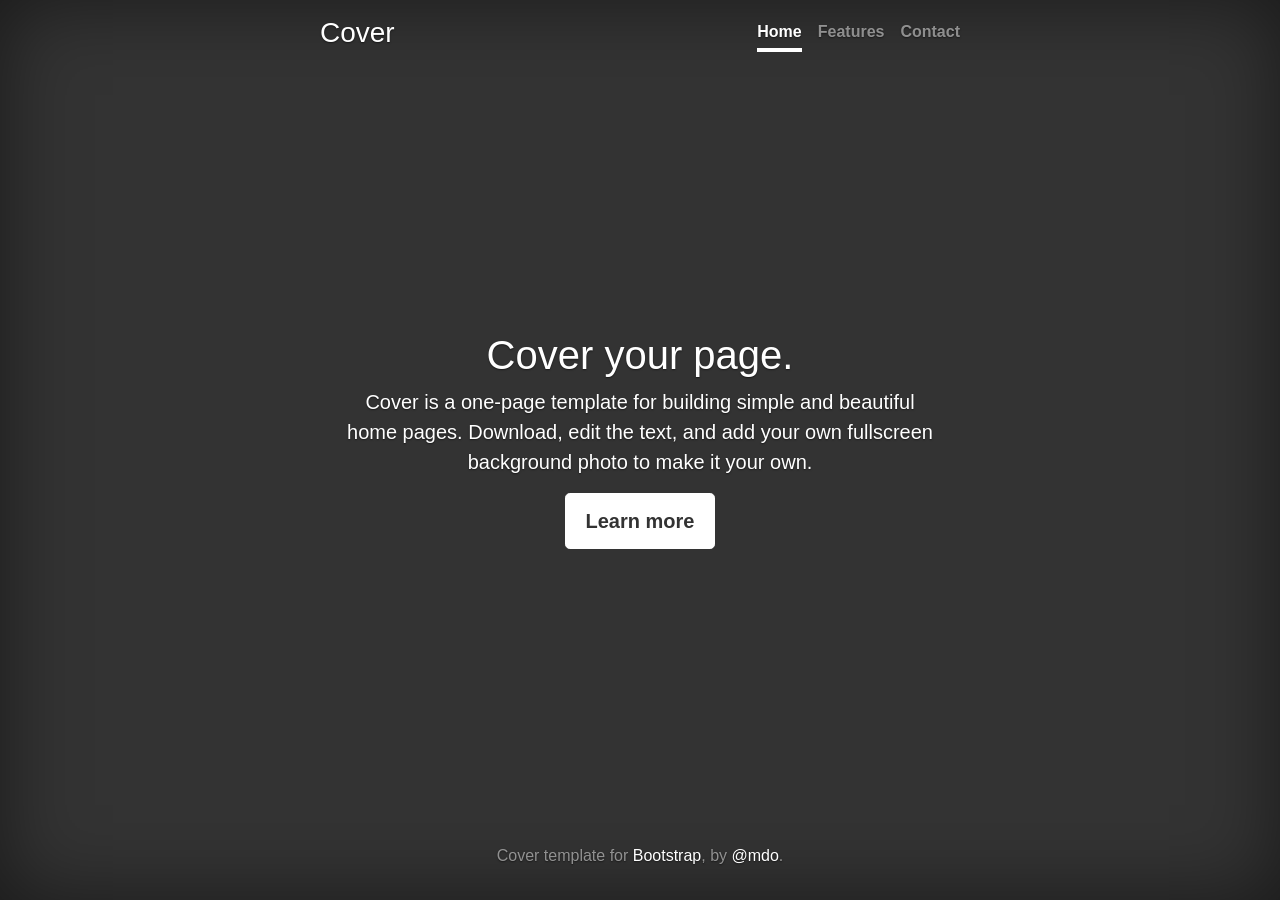
<file: Packages/bootstrap-4.1.1/docs/4.1/examples/cover/index.html>
<!doctype html>
<html lang="en">
  <head>
    <meta charset="utf-8">
    <meta name="viewport" content="width=device-width, initial-scale=1, shrink-to-fit=no">
    <meta name="description" content="">
    <meta name="author" content="">
    <link rel="icon" href="../../../../favicon.ico">

    <title>Cover Template for Bootstrap</title>

    <!-- Bootstrap core CSS -->
    <link href="../../../../dist/css/bootstrap.min.css" rel="stylesheet">

    <!-- Custom styles for this template -->
    <link href="cover.css" rel="stylesheet">
  </head>

  <body class="text-center">

    <div class="cover-container d-flex w-100 h-100 p-3 mx-auto flex-column">
      <header class="masthead mb-auto">
        <div class="inner">
          <h3 class="masthead-brand">Cover</h3>
          <nav class="nav nav-masthead justify-content-center">
            <a class="nav-link active" href="#">Home</a>
            <a class="nav-link" href="#">Features</a>
            <a class="nav-link" href="#">Contact</a>
          </nav>
        </div>
      </header>

      <main role="main" class="inner cover">
        <h1 class="cover-heading">Cover your page.</h1>
        <p class="lead">Cover is a one-page template for building simple and beautiful home pages. Download, edit the text, and add your own fullscreen background photo to make it your own.</p>
        <p class="lead">
          <a href="#" class="btn btn-lg btn-secondary">Learn more</a>
        </p>
      </main>

      <footer class="mastfoot mt-auto">
        <div class="inner">
          <p>Cover template for <a href="https://getbootstrap.com/">Bootstrap</a>, by <a href="https://twitter.com/mdo">@mdo</a>.</p>
        </div>
      </footer>
    </div>


    <!-- Bootstrap core JavaScript
    ================================================== -->
    <!-- Placed at the end of the document so the pages load faster -->
    <script src="https://code.jquery.com/jquery-3.3.1.slim.min.js" integrity="sha384-q8i/X+965DzO0rT7abK41JStQIAqVgRVzpbzo5smXKp4YfRvH+8abtTE1Pi6jizo" crossorigin="anonymous"></script>
    <script>window.jQuery || document.write('<script src="../../../../assets/js/vendor/jquery-slim.min.js"><\/script>')</script>
    <script src="../../../../assets/js/vendor/popper.min.js"></script>
    <script src="../../../../dist/js/bootstrap.min.js"></script>
  </body>
</html>
</file>
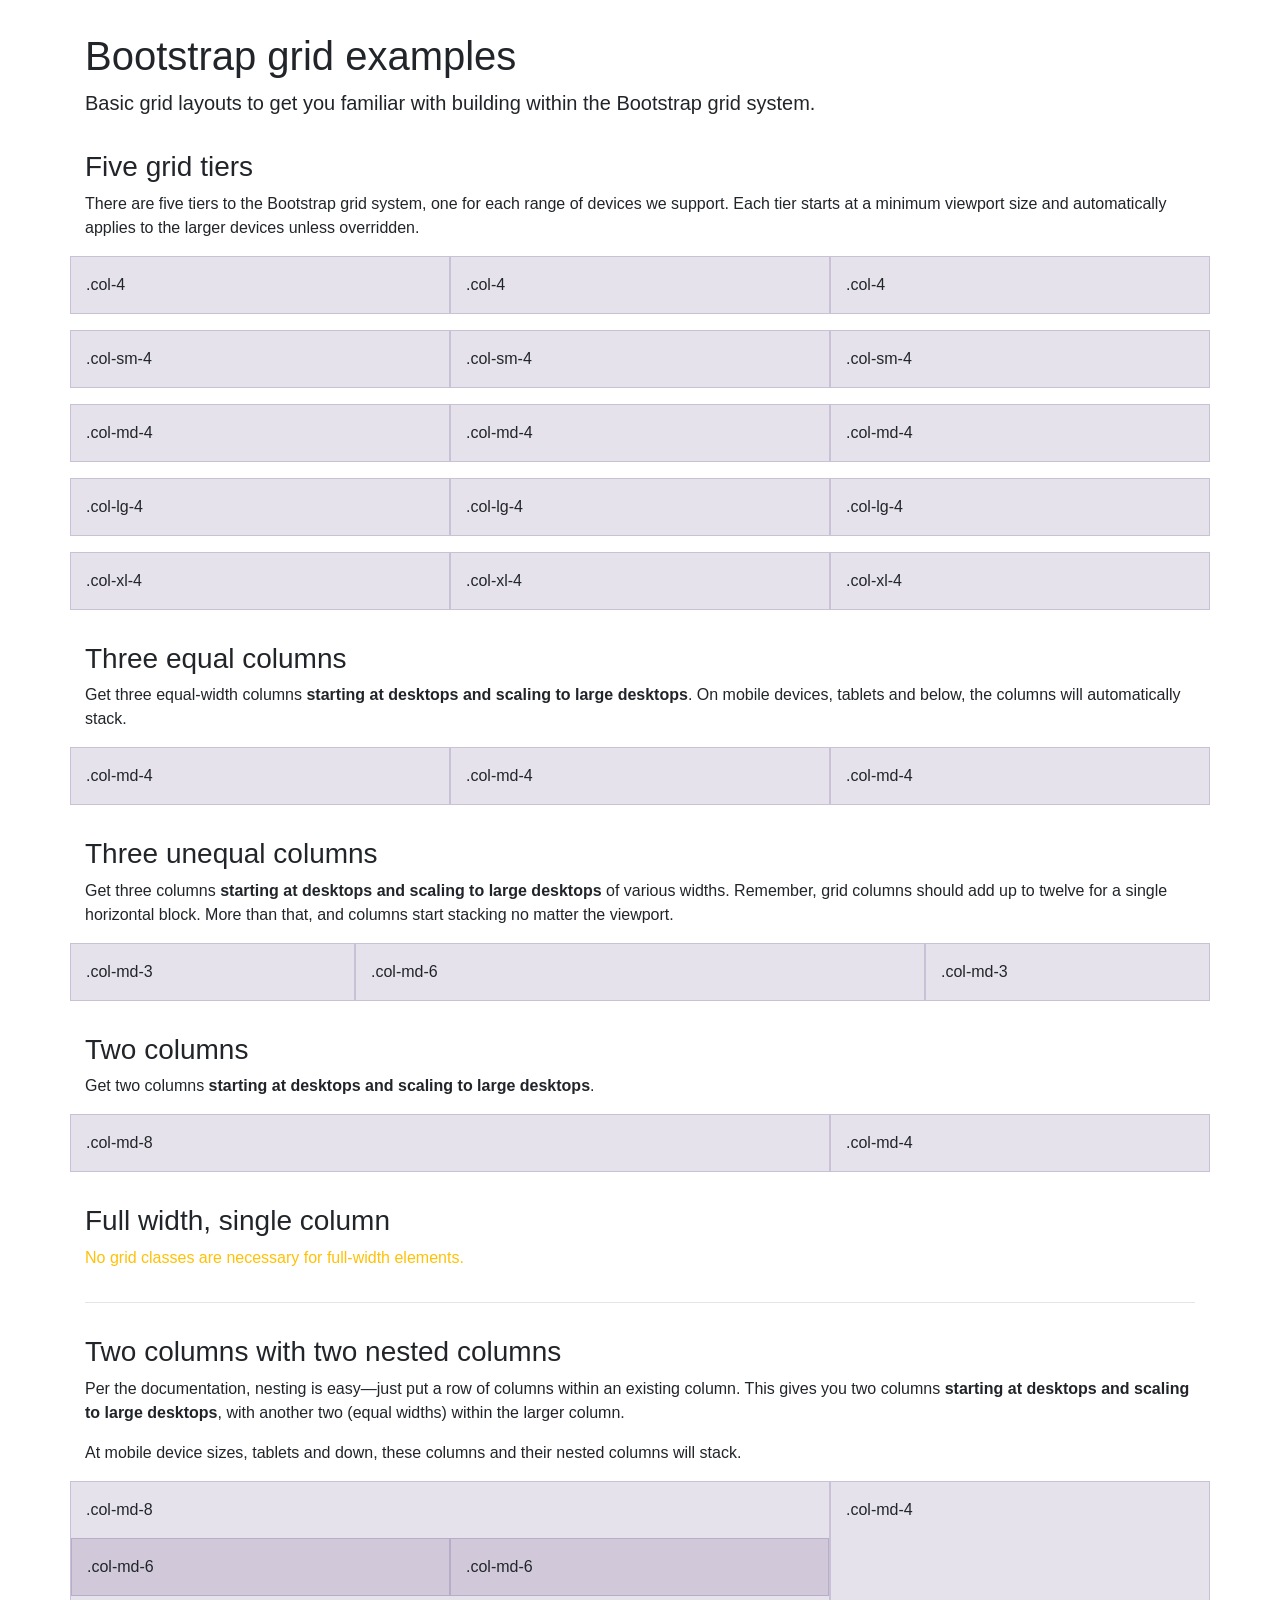
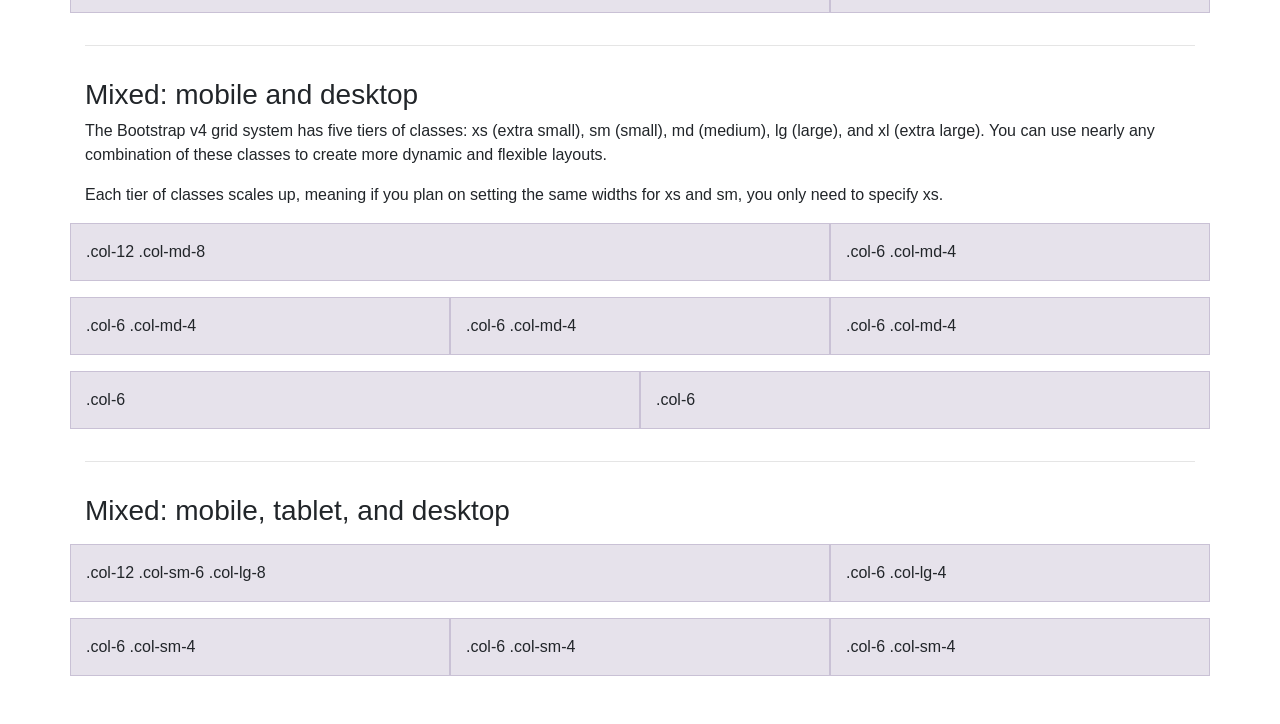
<file: Packages/bootstrap-4.1.1/docs/4.1/examples/grid/index.html>
<!doctype html>
<html lang="en">
  <head>
    <meta charset="utf-8">
    <meta name="viewport" content="width=device-width, initial-scale=1, shrink-to-fit=no">
    <meta name="description" content="">
    <meta name="author" content="">
    <link rel="icon" href="../../../../favicon.ico">

    <title>Grid Template for Bootstrap</title>

    <!-- Bootstrap core CSS -->
    <link href="../../../../dist/css/bootstrap.min.css" rel="stylesheet">

    <!-- Custom styles for this template -->
    <link href="grid.css" rel="stylesheet">
  </head>

  <body>
    <div class="container">

      <h1>Bootstrap grid examples</h1>
      <p class="lead">Basic grid layouts to get you familiar with building within the Bootstrap grid system.</p>

      <h3>Five grid tiers</h3>
      <p>There are five tiers to the Bootstrap grid system, one for each range of devices we support. Each tier starts at a minimum viewport size and automatically applies to the larger devices unless overridden.</p>

      <div class="row">
        <div class="col-4">.col-4</div>
        <div class="col-4">.col-4</div>
        <div class="col-4">.col-4</div>
      </div>

      <div class="row">
        <div class="col-sm-4">.col-sm-4</div>
        <div class="col-sm-4">.col-sm-4</div>
        <div class="col-sm-4">.col-sm-4</div>
      </div>

      <div class="row">
        <div class="col-md-4">.col-md-4</div>
        <div class="col-md-4">.col-md-4</div>
        <div class="col-md-4">.col-md-4</div>
      </div>

      <div class="row">
        <div class="col-lg-4">.col-lg-4</div>
        <div class="col-lg-4">.col-lg-4</div>
        <div class="col-lg-4">.col-lg-4</div>
      </div>

      <div class="row">
        <div class="col-xl-4">.col-xl-4</div>
        <div class="col-xl-4">.col-xl-4</div>
        <div class="col-xl-4">.col-xl-4</div>
      </div>

      <h3>Three equal columns</h3>
      <p>Get three equal-width columns <strong>starting at desktops and scaling to large desktops</strong>. On mobile devices, tablets and below, the columns will automatically stack.</p>
      <div class="row">
        <div class="col-md-4">.col-md-4</div>
        <div class="col-md-4">.col-md-4</div>
        <div class="col-md-4">.col-md-4</div>
      </div>

      <h3>Three unequal columns</h3>
      <p>Get three columns <strong>starting at desktops and scaling to large desktops</strong> of various widths. Remember, grid columns should add up to twelve for a single horizontal block. More than that, and columns start stacking no matter the viewport.</p>
      <div class="row">
        <div class="col-md-3">.col-md-3</div>
        <div class="col-md-6">.col-md-6</div>
        <div class="col-md-3">.col-md-3</div>
      </div>

      <h3>Two columns</h3>
      <p>Get two columns <strong>starting at desktops and scaling to large desktops</strong>.</p>
      <div class="row">
        <div class="col-md-8">.col-md-8</div>
        <div class="col-md-4">.col-md-4</div>
      </div>

      <h3>Full width, single column</h3>
      <p class="text-warning">No grid classes are necessary for full-width elements.</p>

      <hr>

      <h3>Two columns with two nested columns</h3>
      <p>Per the documentation, nesting is easy—just put a row of columns within an existing column. This gives you two columns <strong>starting at desktops and scaling to large desktops</strong>, with another two (equal widths) within the larger column.</p>
      <p>At mobile device sizes, tablets and down, these columns and their nested columns will stack.</p>
      <div class="row">
        <div class="col-md-8">
          .col-md-8
          <div class="row">
            <div class="col-md-6">.col-md-6</div>
            <div class="col-md-6">.col-md-6</div>
          </div>
        </div>
        <div class="col-md-4">.col-md-4</div>
      </div>

      <hr>

      <h3>Mixed: mobile and desktop</h3>
      <p>The Bootstrap v4 grid system has five tiers of classes: xs (extra small), sm (small), md (medium), lg (large), and xl (extra large). You can use nearly any combination of these classes to create more dynamic and flexible layouts.</p>
      <p>Each tier of classes scales up, meaning if you plan on setting the same widths for xs and sm, you only need to specify xs.</p>
      <div class="row">
        <div class="col-12 col-md-8">.col-12 .col-md-8</div>
        <div class="col-6 col-md-4">.col-6 .col-md-4</div>
      </div>
      <div class="row">
        <div class="col-6 col-md-4">.col-6 .col-md-4</div>
        <div class="col-6 col-md-4">.col-6 .col-md-4</div>
        <div class="col-6 col-md-4">.col-6 .col-md-4</div>
      </div>
      <div class="row">
        <div class="col-6">.col-6</div>
        <div class="col-6">.col-6</div>
      </div>

      <hr>

      <h3>Mixed: mobile, tablet, and desktop</h3>
      <p></p>
      <div class="row">
        <div class="col-12 col-sm-6 col-lg-8">.col-12 .col-sm-6 .col-lg-8</div>
        <div class="col-6 col-lg-4">.col-6 .col-lg-4</div>
      </div>
      <div class="row">
        <div class="col-6 col-sm-4">.col-6 .col-sm-4</div>
        <div class="col-6 col-sm-4">.col-6 .col-sm-4</div>
        <div class="col-6 col-sm-4">.col-6 .col-sm-4</div>
      </div>

    </div> <!-- /container -->
  </body>
</html>
</file>
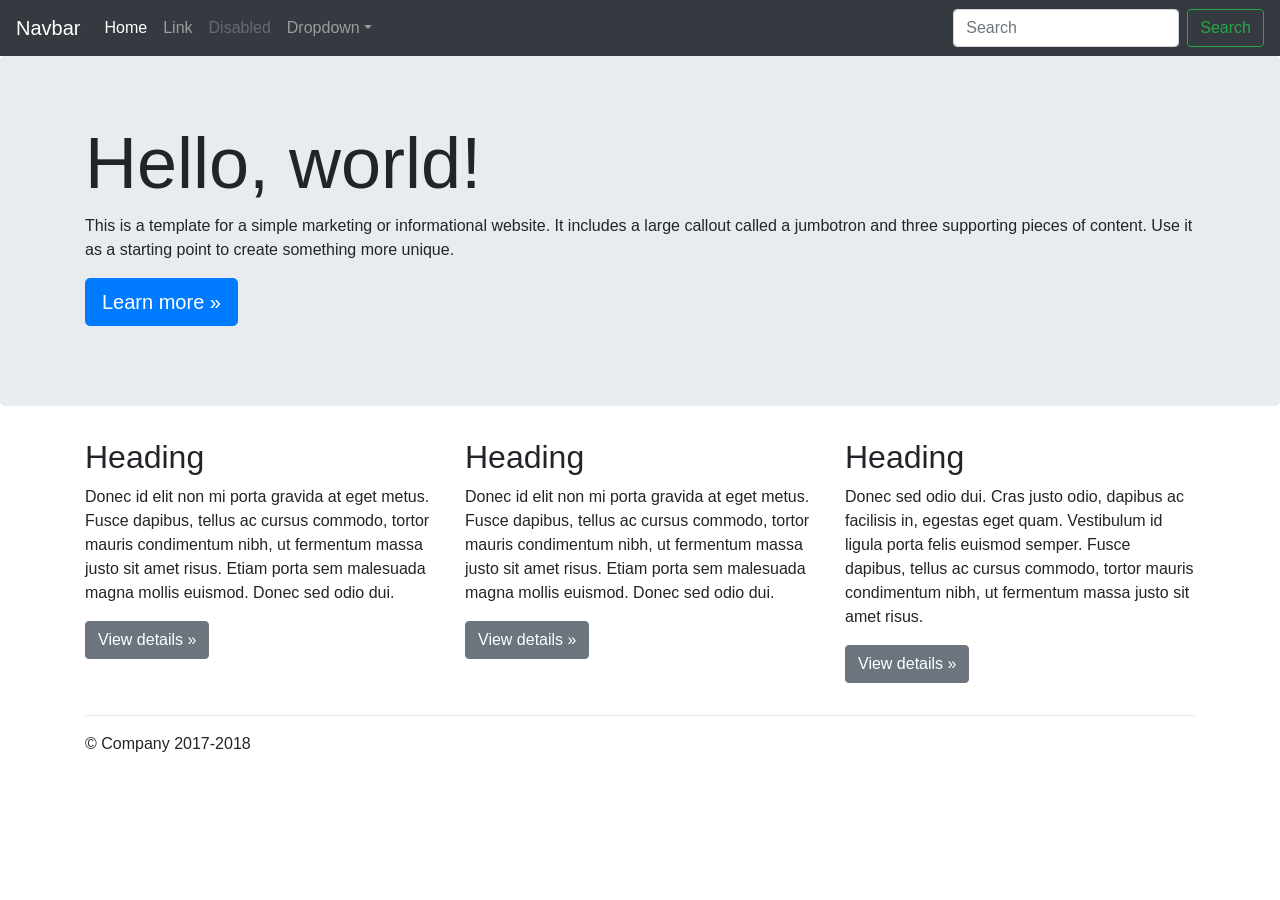
<file: Packages/bootstrap-4.1.1/docs/4.1/examples/jumbotron/index.html>
<!doctype html>
<html lang="en">
  <head>
    <meta charset="utf-8">
    <meta name="viewport" content="width=device-width, initial-scale=1, shrink-to-fit=no">
    <meta name="description" content="">
    <meta name="author" content="">
    <link rel="icon" href="../../../../favicon.ico">

    <title>Jumbotron Template for Bootstrap</title>

    <!-- Bootstrap core CSS -->
    <link href="../../../../dist/css/bootstrap.min.css" rel="stylesheet">

    <!-- Custom styles for this template -->
    <link href="jumbotron.css" rel="stylesheet">
  </head>

  <body>

    <nav class="navbar navbar-expand-md navbar-dark fixed-top bg-dark">
      <a class="navbar-brand" href="#">Navbar</a>
      <button class="navbar-toggler" type="button" data-toggle="collapse" data-target="#navbarsExampleDefault" aria-controls="navbarsExampleDefault" aria-expanded="false" aria-label="Toggle navigation">
        <span class="navbar-toggler-icon"></span>
      </button>

      <div class="collapse navbar-collapse" id="navbarsExampleDefault">
        <ul class="navbar-nav mr-auto">
          <li class="nav-item active">
            <a class="nav-link" href="#">Home <span class="sr-only">(current)</span></a>
          </li>
          <li class="nav-item">
            <a class="nav-link" href="#">Link</a>
          </li>
          <li class="nav-item">
            <a class="nav-link disabled" href="#">Disabled</a>
          </li>
          <li class="nav-item dropdown">
            <a class="nav-link dropdown-toggle" href="http://example.com" id="dropdown01" data-toggle="dropdown" aria-haspopup="true" aria-expanded="false">Dropdown</a>
            <div class="dropdown-menu" aria-labelledby="dropdown01">
              <a class="dropdown-item" href="#">Action</a>
              <a class="dropdown-item" href="#">Another action</a>
              <a class="dropdown-item" href="#">Something else here</a>
            </div>
          </li>
        </ul>
        <form class="form-inline my-2 my-lg-0">
          <input class="form-control mr-sm-2" type="text" placeholder="Search" aria-label="Search">
          <button class="btn btn-outline-success my-2 my-sm-0" type="submit">Search</button>
        </form>
      </div>
    </nav>

    <main role="main">

      <!-- Main jumbotron for a primary marketing message or call to action -->
      <div class="jumbotron">
        <div class="container">
          <h1 class="display-3">Hello, world!</h1>
          <p>This is a template for a simple marketing or informational website. It includes a large callout called a jumbotron and three supporting pieces of content. Use it as a starting point to create something more unique.</p>
          <p><a class="btn btn-primary btn-lg" href="#" role="button">Learn more &raquo;</a></p>
        </div>
      </div>

      <div class="container">
        <!-- Example row of columns -->
        <div class="row">
          <div class="col-md-4">
            <h2>Heading</h2>
            <p>Donec id elit non mi porta gravida at eget metus. Fusce dapibus, tellus ac cursus commodo, tortor mauris condimentum nibh, ut fermentum massa justo sit amet risus. Etiam porta sem malesuada magna mollis euismod. Donec sed odio dui. </p>
            <p><a class="btn btn-secondary" href="#" role="button">View details &raquo;</a></p>
          </div>
          <div class="col-md-4">
            <h2>Heading</h2>
            <p>Donec id elit non mi porta gravida at eget metus. Fusce dapibus, tellus ac cursus commodo, tortor mauris condimentum nibh, ut fermentum massa justo sit amet risus. Etiam porta sem malesuada magna mollis euismod. Donec sed odio dui. </p>
            <p><a class="btn btn-secondary" href="#" role="button">View details &raquo;</a></p>
          </div>
          <div class="col-md-4">
            <h2>Heading</h2>
            <p>Donec sed odio dui. Cras justo odio, dapibus ac facilisis in, egestas eget quam. Vestibulum id ligula porta felis euismod semper. Fusce dapibus, tellus ac cursus commodo, tortor mauris condimentum nibh, ut fermentum massa justo sit amet risus.</p>
            <p><a class="btn btn-secondary" href="#" role="button">View details &raquo;</a></p>
          </div>
        </div>

        <hr>

      </div> <!-- /container -->

    </main>

    <footer class="container">
      <p>&copy; Company 2017-2018</p>
    </footer>

    <!-- Bootstrap core JavaScript
    ================================================== -->
    <!-- Placed at the end of the document so the pages load faster -->
    <script src="https://code.jquery.com/jquery-3.3.1.slim.min.js" integrity="sha384-q8i/X+965DzO0rT7abK41JStQIAqVgRVzpbzo5smXKp4YfRvH+8abtTE1Pi6jizo" crossorigin="anonymous"></script>
    <script>window.jQuery || document.write('<script src="../../../../assets/js/vendor/jquery-slim.min.js"><\/script>')</script>
    <script src="../../../../assets/js/vendor/popper.min.js"></script>
    <script src="../../../../dist/js/bootstrap.min.js"></script>
  </body>
</html>
</file>
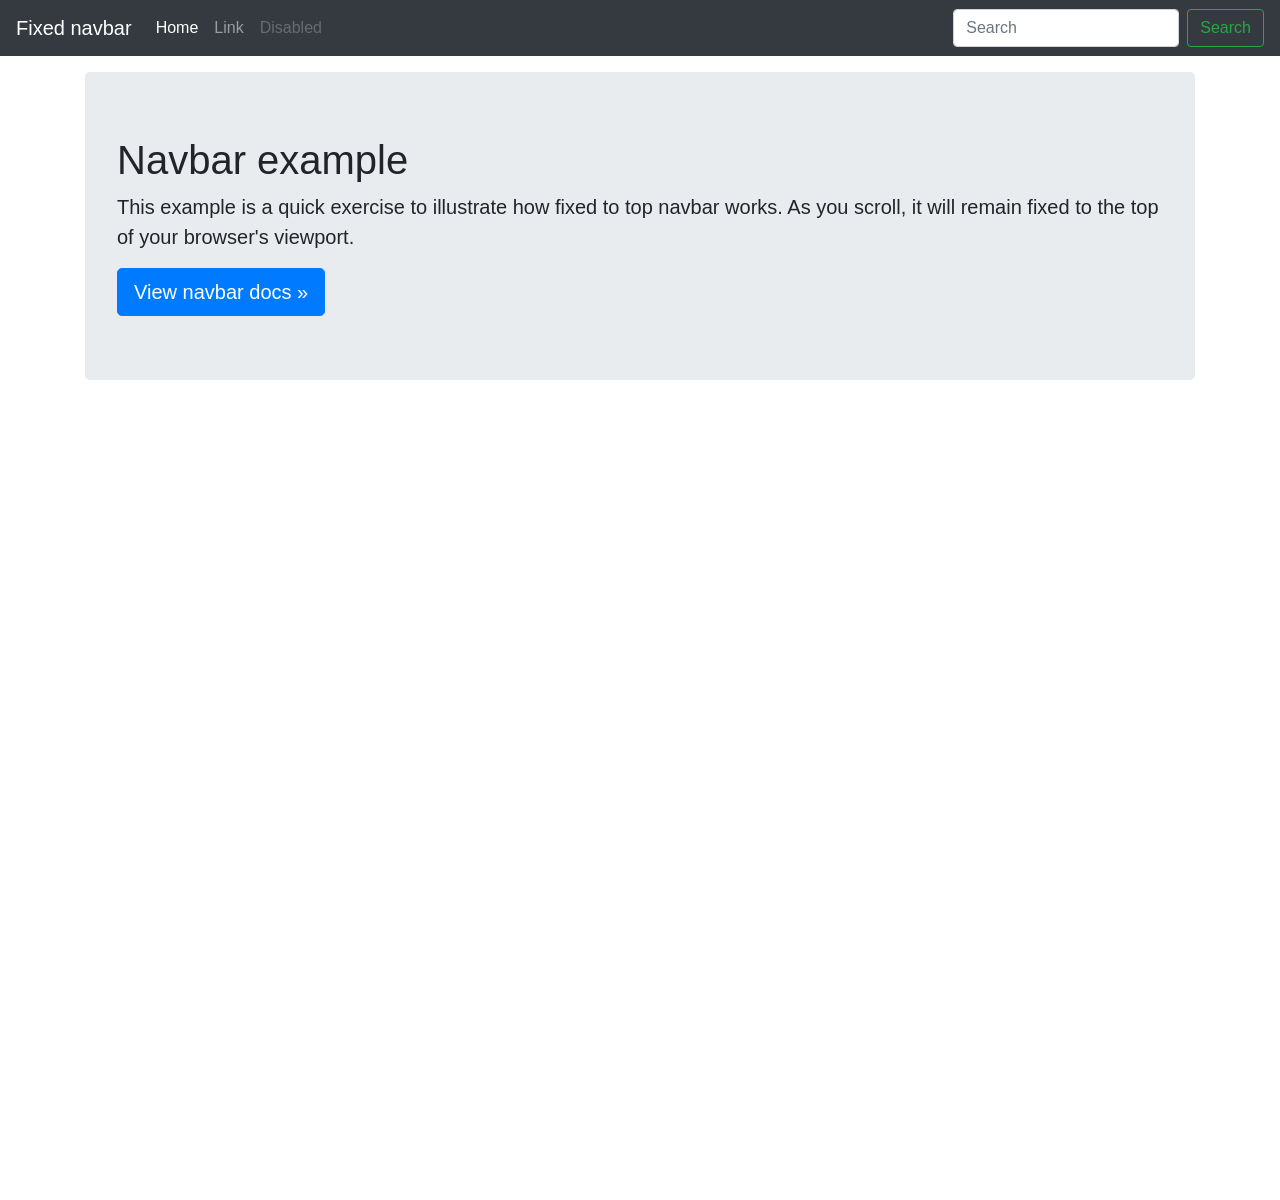
<file: Packages/bootstrap-4.1.1/docs/4.1/examples/navbar-fixed/index.html>
<!doctype html>
<html lang="en">
  <head>
    <meta charset="utf-8">
    <meta name="viewport" content="width=device-width, initial-scale=1, shrink-to-fit=no">
    <meta name="description" content="">
    <meta name="author" content="">
    <link rel="icon" href="../../../../favicon.ico">

    <title>Fixed top navbar example for Bootstrap</title>

    <!-- Bootstrap core CSS -->
    <link href="../../../../dist/css/bootstrap.min.css" rel="stylesheet">

    <!-- Custom styles for this template -->
    <link href="navbar-top-fixed.css" rel="stylesheet">
  </head>

  <body>

    <nav class="navbar navbar-expand-md navbar-dark fixed-top bg-dark">
      <a class="navbar-brand" href="#">Fixed navbar</a>
      <button class="navbar-toggler" type="button" data-toggle="collapse" data-target="#navbarCollapse" aria-controls="navbarCollapse" aria-expanded="false" aria-label="Toggle navigation">
        <span class="navbar-toggler-icon"></span>
      </button>
      <div class="collapse navbar-collapse" id="navbarCollapse">
        <ul class="navbar-nav mr-auto">
          <li class="nav-item active">
            <a class="nav-link" href="#">Home <span class="sr-only">(current)</span></a>
          </li>
          <li class="nav-item">
            <a class="nav-link" href="#">Link</a>
          </li>
          <li class="nav-item">
            <a class="nav-link disabled" href="#">Disabled</a>
          </li>
        </ul>
        <form class="form-inline mt-2 mt-md-0">
          <input class="form-control mr-sm-2" type="text" placeholder="Search" aria-label="Search">
          <button class="btn btn-outline-success my-2 my-sm-0" type="submit">Search</button>
        </form>
      </div>
    </nav>

    <main role="main" class="container">
      <div class="jumbotron">
        <h1>Navbar example</h1>
        <p class="lead">This example is a quick exercise to illustrate how fixed to top navbar works. As you scroll, it will remain fixed to the top of your browser's viewport.</p>
        <a class="btn btn-lg btn-primary" href="../../components/navbar/" role="button">View navbar docs &raquo;</a>
      </div>
    </main>

    <!-- Bootstrap core JavaScript
    ================================================== -->
    <!-- Placed at the end of the document so the pages load faster -->
    <script src="https://code.jquery.com/jquery-3.3.1.slim.min.js" integrity="sha384-q8i/X+965DzO0rT7abK41JStQIAqVgRVzpbzo5smXKp4YfRvH+8abtTE1Pi6jizo" crossorigin="anonymous"></script>
    <script>window.jQuery || document.write('<script src="../../../../assets/js/vendor/jquery-slim.min.js"><\/script>')</script>
    <script src="../../../../assets/js/vendor/popper.min.js"></script>
    <script src="../../../../dist/js/bootstrap.min.js"></script>
  </body>
</html>
</file>
<file: Packages/bootstrap-4.1.1/docs/4.1/examples/album/album.css>
:root {
  --jumbotron-padding-y: 3rem;
}

.jumbotron {
  padding-top: var(--jumbotron-padding-y);
  padding-bottom: var(--jumbotron-padding-y);
  margin-bottom: 0;
  background-color: #fff;
}
@media (min-width: 768px) {
  .jumbotron {
    padding-top: calc(var(--jumbotron-padding-y) * 2);
    padding-bottom: calc(var(--jumbotron-padding-y) * 2);
  }
}

.jumbotron p:last-child {
  margin-bottom: 0;
}

.jumbotron-heading {
  font-weight: 300;
}

.jumbotron .container {
  max-width: 40rem;
}

footer {
  padding-top: 3rem;
  padding-bottom: 3rem;
}

footer p {
  margin-bottom: .25rem;
}

.box-shadow { box-shadow: 0 .25rem .75rem rgba(0, 0, 0, .05); }
</file>
<file: Packages/bootstrap-4.1.1/docs/4.1/examples/blog/blog.css>
/* stylelint-disable selector-list-comma-newline-after */

.blog-header {
  line-height: 1;
  border-bottom: 1px solid #e5e5e5;
}

.blog-header-logo {
  font-family: "Playfair Display", Georgia, "Times New Roman", serif;
  font-size: 2.25rem;
}

.blog-header-logo:hover {
  text-decoration: none;
}

h1, h2, h3, h4, h5, h6 {
  font-family: "Playfair Display", Georgia, "Times New Roman", serif;
}

.display-4 {
  font-size: 2.5rem;
}
@media (min-width: 768px) {
  .display-4 {
    font-size: 3rem;
  }
}

.nav-scroller {
  position: relative;
  z-index: 2;
  height: 2.75rem;
  overflow-y: hidden;
}

.nav-scroller .nav {
  display: -ms-flexbox;
  display: flex;
  -ms-flex-wrap: nowrap;
  flex-wrap: nowrap;
  padding-bottom: 1rem;
  margin-top: -1px;
  overflow-x: auto;
  text-align: center;
  white-space: nowrap;
  -webkit-overflow-scrolling: touch;
}

.nav-scroller .nav-link {
  padding-top: .75rem;
  padding-bottom: .75rem;
  font-size: .875rem;
}

.card-img-right {
  height: 100%;
  border-radius: 0 3px 3px 0;
}

.flex-auto {
  -ms-flex: 0 0 auto;
  flex: 0 0 auto;
}

.h-250 { height: 250px; }
@media (min-width: 768px) {
  .h-md-250 { height: 250px; }
}

.border-top { border-top: 1px solid #e5e5e5; }
.border-bottom { border-bottom: 1px solid #e5e5e5; }

.box-shadow { box-shadow: 0 .25rem .75rem rgba(0, 0, 0, .05); }

/*
 * Blog name and description
 */
.blog-title {
  margin-bottom: 0;
  font-size: 2rem;
  font-weight: 400;
}
.blog-description {
  font-size: 1.1rem;
  color: #999;
}

@media (min-width: 40em) {
  .blog-title {
    font-size: 3.5rem;
  }
}

/* Pagination */
.blog-pagination {
  margin-bottom: 4rem;
}
.blog-pagination > .btn {
  border-radius: 2rem;
}

/*
 * Blog posts
 */
.blog-post {
  margin-bottom: 4rem;
}
.blog-post-title {
  margin-bottom: .25rem;
  font-size: 2.5rem;
}
.blog-post-meta {
  margin-bottom: 1.25rem;
  color: #999;
}

/*
 * Footer
 */
.blog-footer {
  padding: 2.5rem 0;
  color: #999;
  text-align: center;
  background-color: #f9f9f9;
  border-top: .05rem solid #e5e5e5;
}
.blog-footer p:last-child {
  margin-bottom: 0;
}
</file>
<file: Packages/bootstrap-4.1.1/docs/4.1/examples/carousel/carousel.css>
/* GLOBAL STYLES
-------------------------------------------------- */
/* Padding below the footer and lighter body text */

body {
  padding-top: 3rem;
  padding-bottom: 3rem;
  color: #5a5a5a;
}


/* CUSTOMIZE THE CAROUSEL
-------------------------------------------------- */

/* Carousel base class */
.carousel {
  margin-bottom: 4rem;
}
/* Since positioning the image, we need to help out the caption */
.carousel-caption {
  bottom: 3rem;
  z-index: 10;
}

/* Declare heights because of positioning of img element */
.carousel-item {
  height: 32rem;
  background-color: #777;
}
.carousel-item > img {
  position: absolute;
  top: 0;
  left: 0;
  min-width: 100%;
  height: 32rem;
}


/* MARKETING CONTENT
-------------------------------------------------- */

/* Center align the text within the three columns below the carousel */
.marketing .col-lg-4 {
  margin-bottom: 1.5rem;
  text-align: center;
}
.marketing h2 {
  font-weight: 400;
}
.marketing .col-lg-4 p {
  margin-right: .75rem;
  margin-left: .75rem;
}


/* Featurettes
------------------------- */

.featurette-divider {
  margin: 5rem 0; /* Space out the Bootstrap <hr> more */
}

/* Thin out the marketing headings */
.featurette-heading {
  font-weight: 300;
  line-height: 1;
  letter-spacing: -.05rem;
}


/* RESPONSIVE CSS
-------------------------------------------------- */

@media (min-width: 40em) {
  /* Bump up size of carousel content */
  .carousel-caption p {
    margin-bottom: 1.25rem;
    font-size: 1.25rem;
    line-height: 1.4;
  }

  .featurette-heading {
    font-size: 50px;
  }
}

@media (min-width: 62em) {
  .featurette-heading {
    margin-top: 7rem;
  }
}
</file>
<file: Packages/bootstrap-4.1.1/docs/4.1/examples/cover/cover.css>
/*
 * Globals
 */

/* Links */
a,
a:focus,
a:hover {
  color: #fff;
}

/* Custom default button */
.btn-secondary,
.btn-secondary:hover,
.btn-secondary:focus {
  color: #333;
  text-shadow: none; /* Prevent inheritance from `body` */
  background-color: #fff;
  border: .05rem solid #fff;
}


/*
 * Base structure
 */

html,
body {
  height: 100%;
  background-color: #333;
}

body {
  display: -ms-flexbox;
  display: flex;
  color: #fff;
  text-shadow: 0 .05rem .1rem rgba(0, 0, 0, .5);
  box-shadow: inset 0 0 5rem rgba(0, 0, 0, .5);
}

.cover-container {
  max-width: 42em;
}


/*
 * Header
 */
.masthead {
  margin-bottom: 2rem;
}

.masthead-brand {
  margin-bottom: 0;
}

.nav-masthead .nav-link {
  padding: .25rem 0;
  font-weight: 700;
  color: rgba(255, 255, 255, .5);
  background-color: transparent;
  border-bottom: .25rem solid transparent;
}

.nav-masthead .nav-link:hover,
.nav-masthead .nav-link:focus {
  border-bottom-color: rgba(255, 255, 255, .25);
}

.nav-masthead .nav-link + .nav-link {
  margin-left: 1rem;
}

.nav-masthead .active {
  color: #fff;
  border-bottom-color: #fff;
}

@media (min-width: 48em) {
  .masthead-brand {
    float: left;
  }
  .nav-masthead {
    float: right;
  }
}


/*
 * Cover
 */
.cover {
  padding: 0 1.5rem;
}
.cover .btn-lg {
  padding: .75rem 1.25rem;
  font-weight: 700;
}


/*
 * Footer
 */
.mastfoot {
  color: rgba(255, 255, 255, .5);
}
</file>
<file: Packages/bootstrap-4.1.1/docs/4.1/examples/grid/grid.css>
body {
  padding-top: 2rem;
  padding-bottom: 2rem;
}

h3 {
  margin-top: 2rem;
}

.row {
  margin-bottom: 1rem;
}
.row .row {
  margin-top: 1rem;
  margin-bottom: 0;
}
[class*="col-"] {
  padding-top: 1rem;
  padding-bottom: 1rem;
  background-color: rgba(86, 61, 124, .15);
  border: 1px solid rgba(86, 61, 124, .2);
}

hr {
  margin-top: 2rem;
  margin-bottom: 2rem;
}
</file>
<file: Packages/bootstrap-4.1.1/docs/4.1/examples/jumbotron/jumbotron.css>
/* Move down content because we have a fixed navbar that is 3.5rem tall */
body {
  padding-top: 3.5rem;
}
</file>
<file: Packages/bootstrap-4.1.1/docs/4.1/examples/navbar-fixed/navbar-top-fixed.css>
/* Show it is fixed to the top */
body {
  min-height: 75rem;
  padding-top: 4.5rem;
}
</file>
